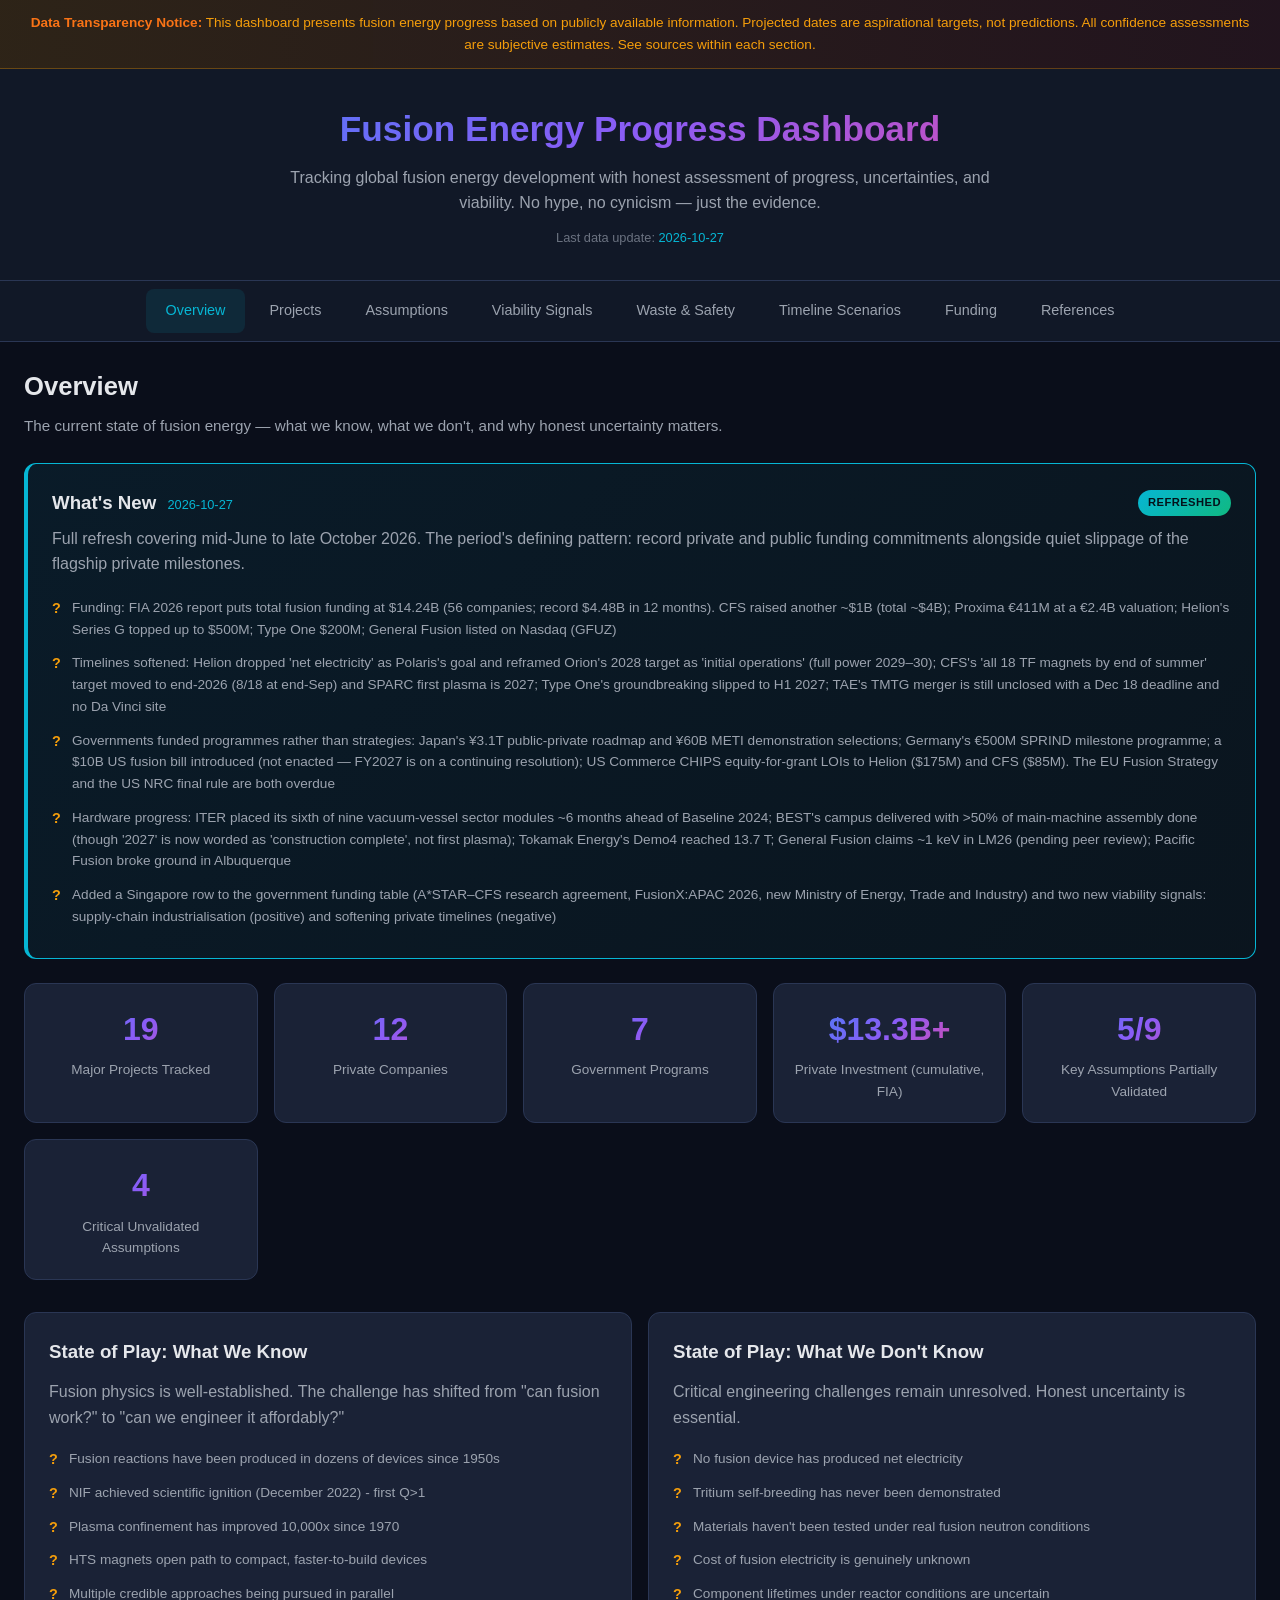
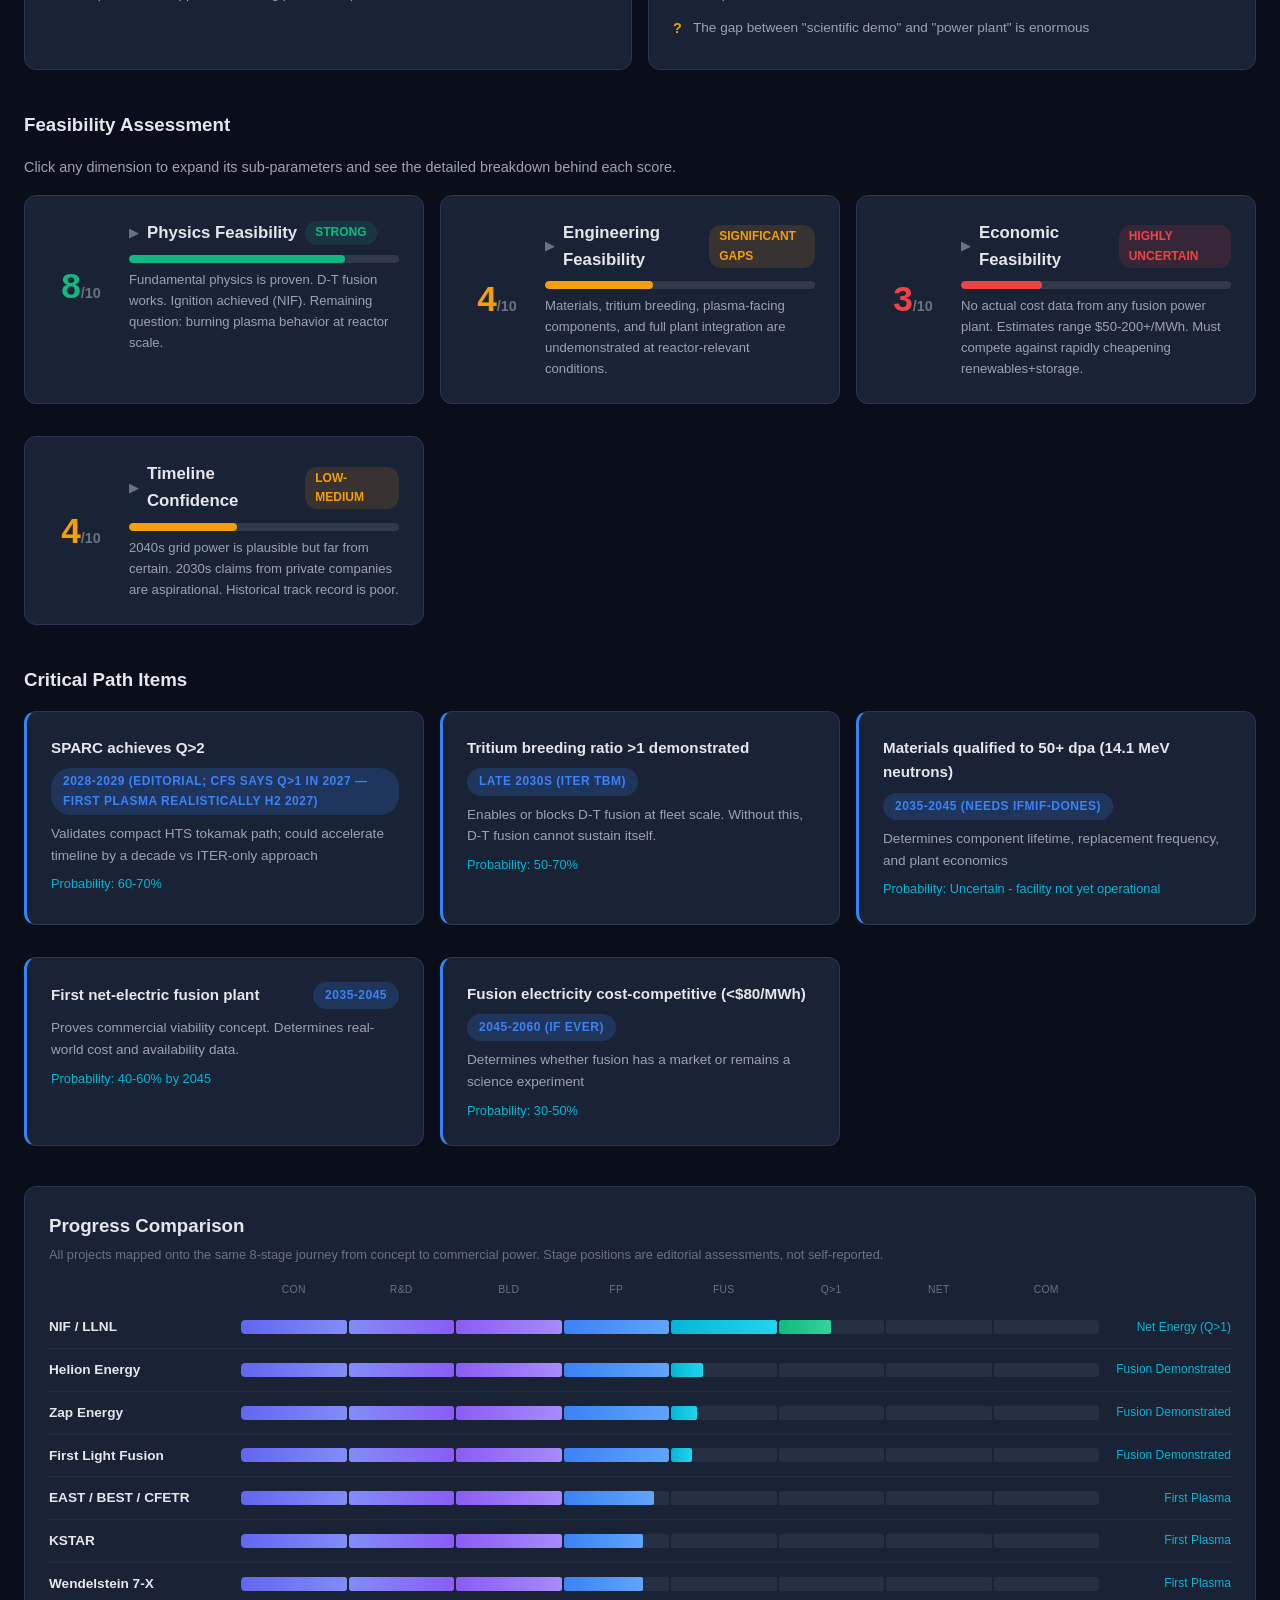
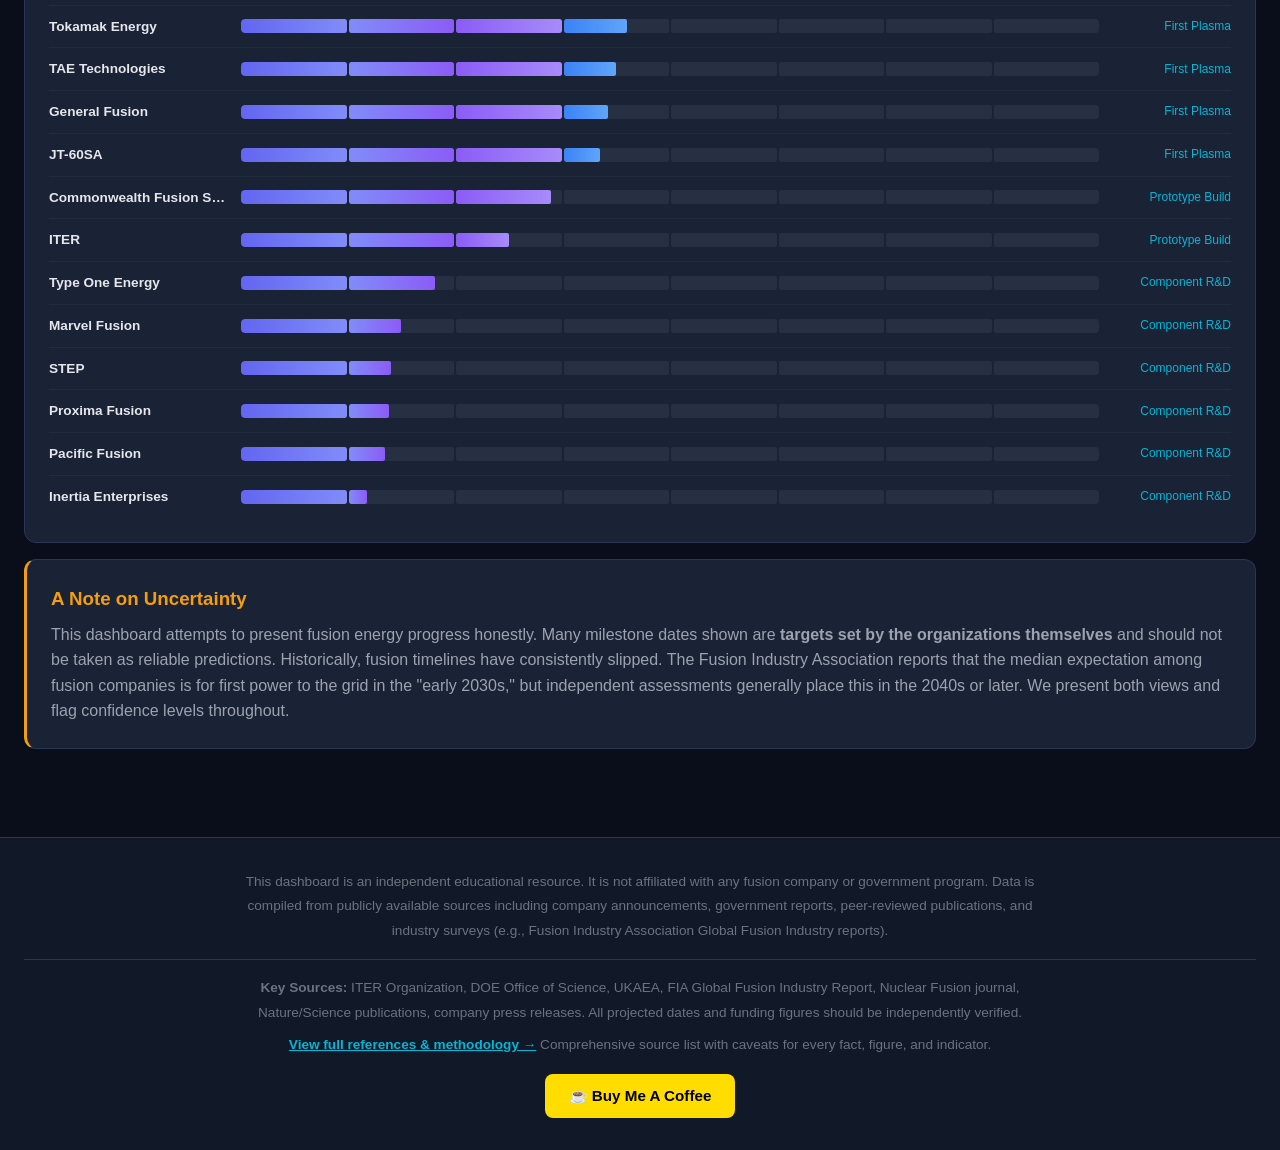
<file: index.html>
<!DOCTYPE html>
<html lang="en">
<head>
  <meta charset="UTF-8">
  <meta name="viewport" content="width=device-width, initial-scale=1.0">
  <title>Fusion Energy Progress Dashboard</title>
  <meta name="description" content="Track the progress of global fusion energy development efforts, with honest assessment of milestones, uncertainties, safety, and viability signals.">
  <link rel="stylesheet" href="css/styles.css">
</head>
<body>

  <!-- Disclaimer Banner -->
  <div class="disclaimer-banner">
    <strong>Data Transparency Notice:</strong> This dashboard presents fusion energy progress based on publicly available information. Projected dates are aspirational targets, not predictions. All confidence assessments are subjective estimates. See sources within each section.
  </div>

  <!-- Header -->
  <header>
    <h1>Fusion Energy Progress Dashboard</h1>
    <p class="subtitle">
      Tracking global fusion energy development with honest assessment of progress, uncertainties, and viability. No hype, no cynicism &mdash; just the evidence.
    </p>
    <p class="last-updated">Last data update: <span id="last-updated">--</span></p>
  </header>

  <!-- Navigation -->
  <nav>
    <ul>
      <li><a href="#overview">Overview</a></li>
      <li><a href="#projects">Projects</a></li>
      <li><a href="#assumptions">Assumptions</a></li>
      <li><a href="#signals">Viability Signals</a></li>
      <li><a href="#waste">Waste &amp; Safety</a></li>
      <li><a href="#timeline">Timeline Scenarios</a></li>
      <li><a href="#funding">Funding</a></li>
      <li><a href="references.html">References</a></li>
    </ul>
  </nav>

  <!-- Main Content -->
  <main>

    <!-- Overview Section -->
    <div id="overview" class="section">
      <div class="section-header">
        <h2>Overview</h2>
        <p>The current state of fusion energy &mdash; what we know, what we don't, and why honest uncertainty matters.</p>
      </div>
      <div id="overview-content"></div>
    </div>

    <!-- Projects Section -->
    <div id="projects" class="section">
      <div class="section-header">
        <h2>Major Fusion Projects</h2>
        <p>Tracking 16 major public and private fusion energy efforts worldwide. Click milestones and uncertainties to expand.</p>
      </div>
      <div id="projects-content"></div>
    </div>

    <!-- Assumptions Section -->
    <div id="assumptions" class="section">
      <div class="section-header">
        <h2>Key Assumptions &amp; Validation Status</h2>
        <p>Fusion energy rests on several critical assumptions spanning physics, engineering, resources, policy, and economics. Here is where each stands.</p>
      </div>
      <div id="assumptions-content"></div>
    </div>

    <!-- Viability Signals Section -->
    <div id="signals" class="section">
      <div class="section-header">
        <h2>Viability Signals</h2>
        <p>Evidence for and against near-term fusion viability. Each signal includes a caveat to maintain intellectual honesty.</p>
      </div>
      <div id="signals-content"></div>
    </div>

    <!-- Waste & Safety Section -->
    <div id="waste" class="section">
      <div class="section-header">
        <h2>Waste Processing &amp; Safety</h2>
        <p>How fusion waste compares to fission, what safety characteristics fusion reactors have, and the environmental profile of fusion energy.</p>
      </div>
      <div id="waste-content"></div>
    </div>

    <!-- Timeline Scenarios Section -->
    <div id="timeline" class="section">
      <div class="section-header">
        <h2>Timeline Scenarios</h2>
        <p>When might fusion energy reach the grid? Four scenarios from optimistic to skeptical, with the reasoning behind each.</p>
      </div>
      <div id="timeline-content"></div>
    </div>

    <!-- Funding Section -->
    <div id="funding" class="section">
      <div class="section-header">
        <h2>Funding Landscape</h2>
        <p>Private investment and government funding for fusion energy development.</p>
      </div>
      <div id="funding-content"></div>
    </div>

  </main>

  <!-- Footer -->
  <footer>
    <p>
      This dashboard is an independent educational resource. It is not affiliated with any fusion company or government program. Data is compiled from publicly available sources including company announcements, government reports, peer-reviewed publications, and industry surveys (e.g., Fusion Industry Association Global Fusion Industry reports).
    </p>
    <div class="sources-note">
      <p>
        <strong>Key Sources:</strong> ITER Organization, DOE Office of Science, UKAEA, FIA Global Fusion Industry Report, Nuclear Fusion journal, Nature/Science publications, company press releases. All projected dates and funding figures should be independently verified.
      </p>
      <p style="margin-top: 8px;">
        <strong><a href="references.html" style="color: #06b6d4;">View full references &amp; methodology &rarr;</a></strong> Comprehensive source list with caveats for every fact, figure, and indicator.
      </p>
    </div>
    <div style="margin-top: 16px; text-align: center;">
      <a href="https://www.buymeacoffee.com/joelfirenze" target="_blank" rel="noopener noreferrer" style="display: inline-block; background: #FFDD00; color: #000; font-weight: 700; padding: 10px 24px; border-radius: 8px; text-decoration: none; font-size: 0.95rem;">&#9749; Buy Me A Coffee</a>
    </div>
  </footer>

  <!-- Scripts -->
  <script src="data/fusion-data.js"></script>
  <script src="js/app.js"></script>

</body>
</html>
</file>
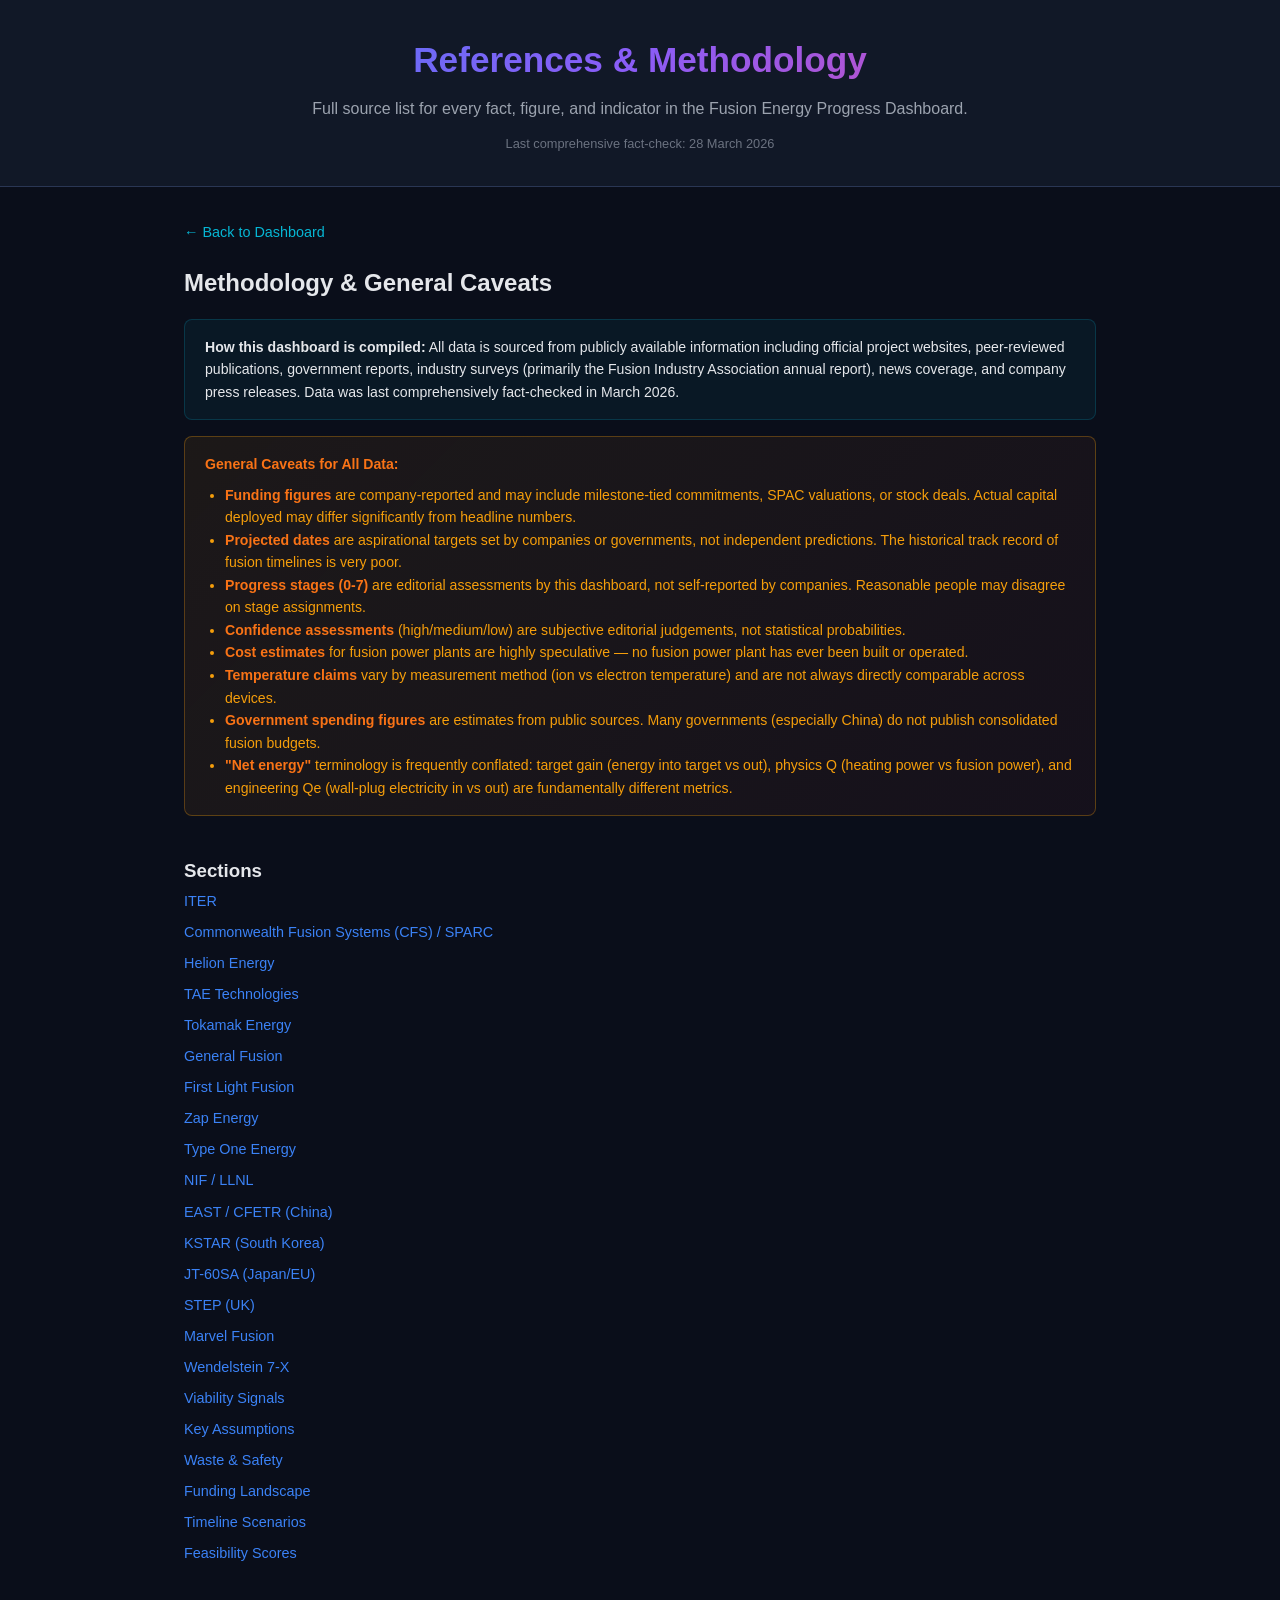
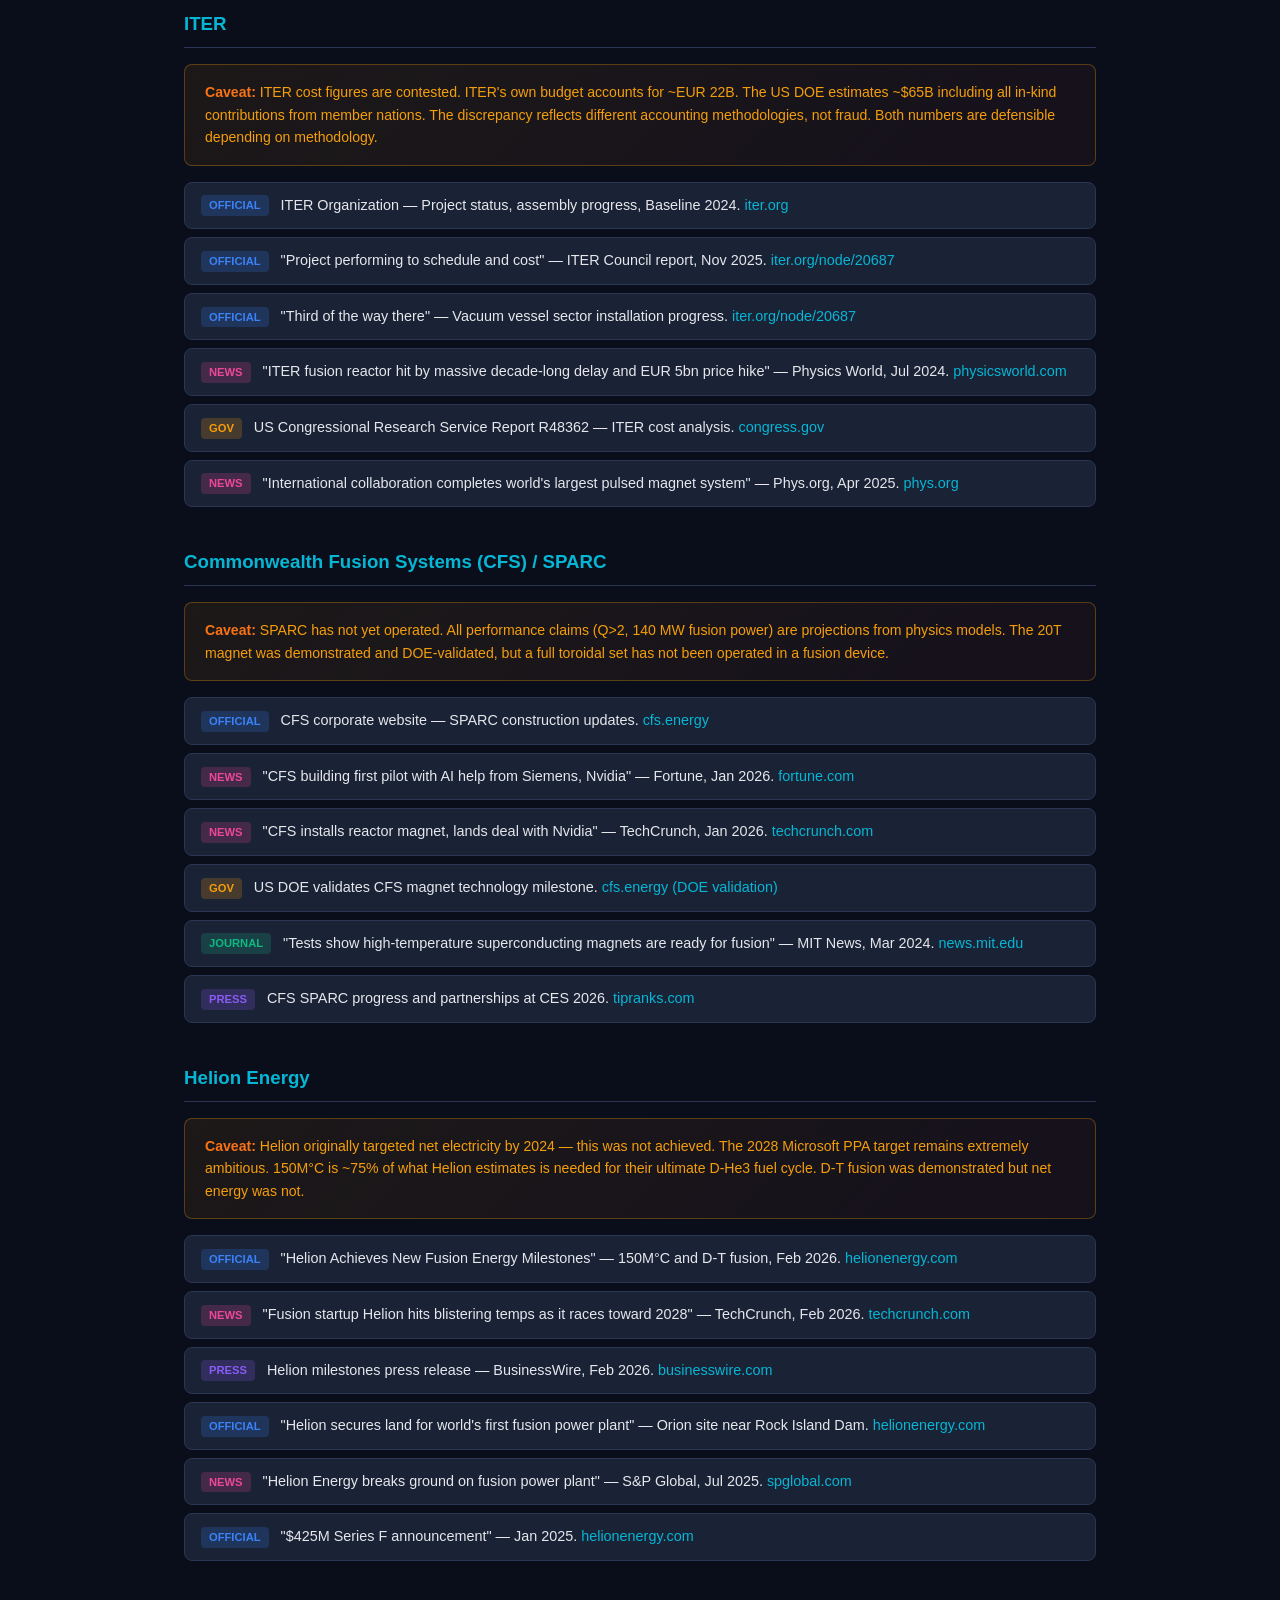
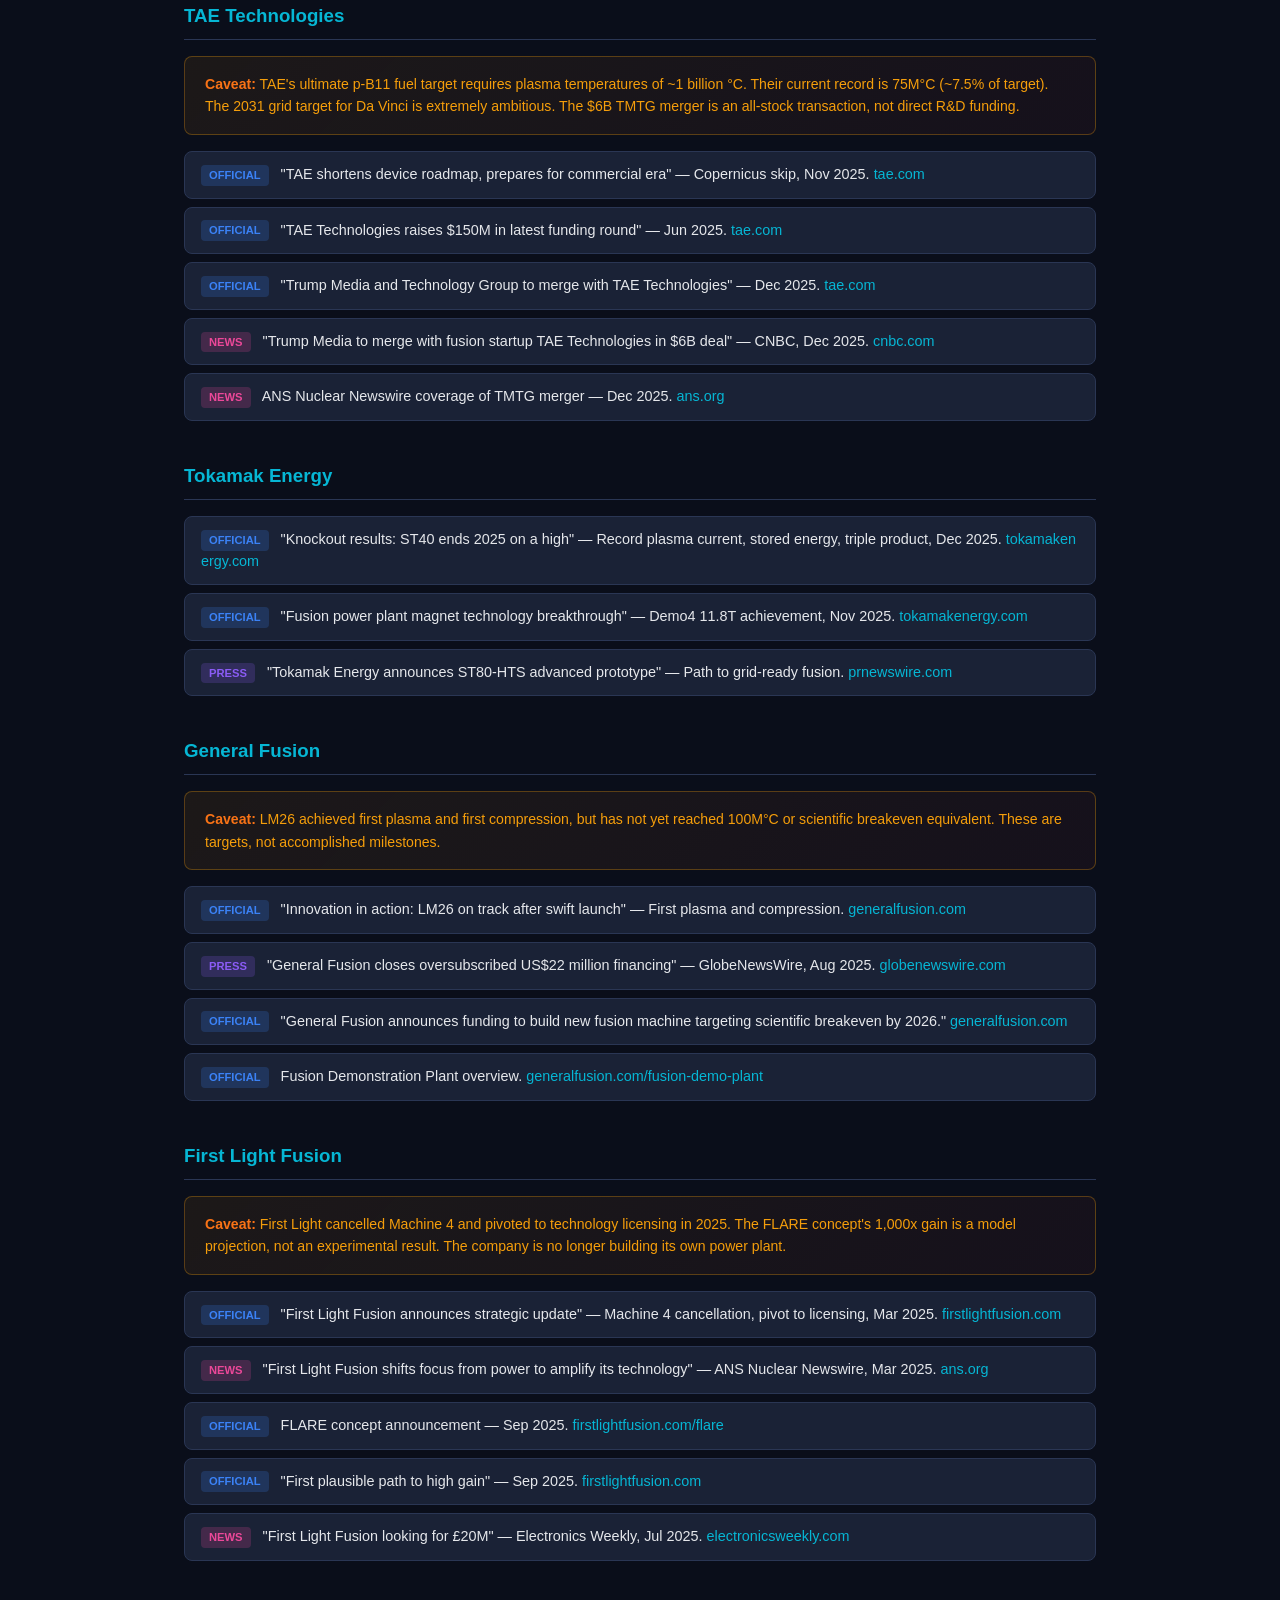
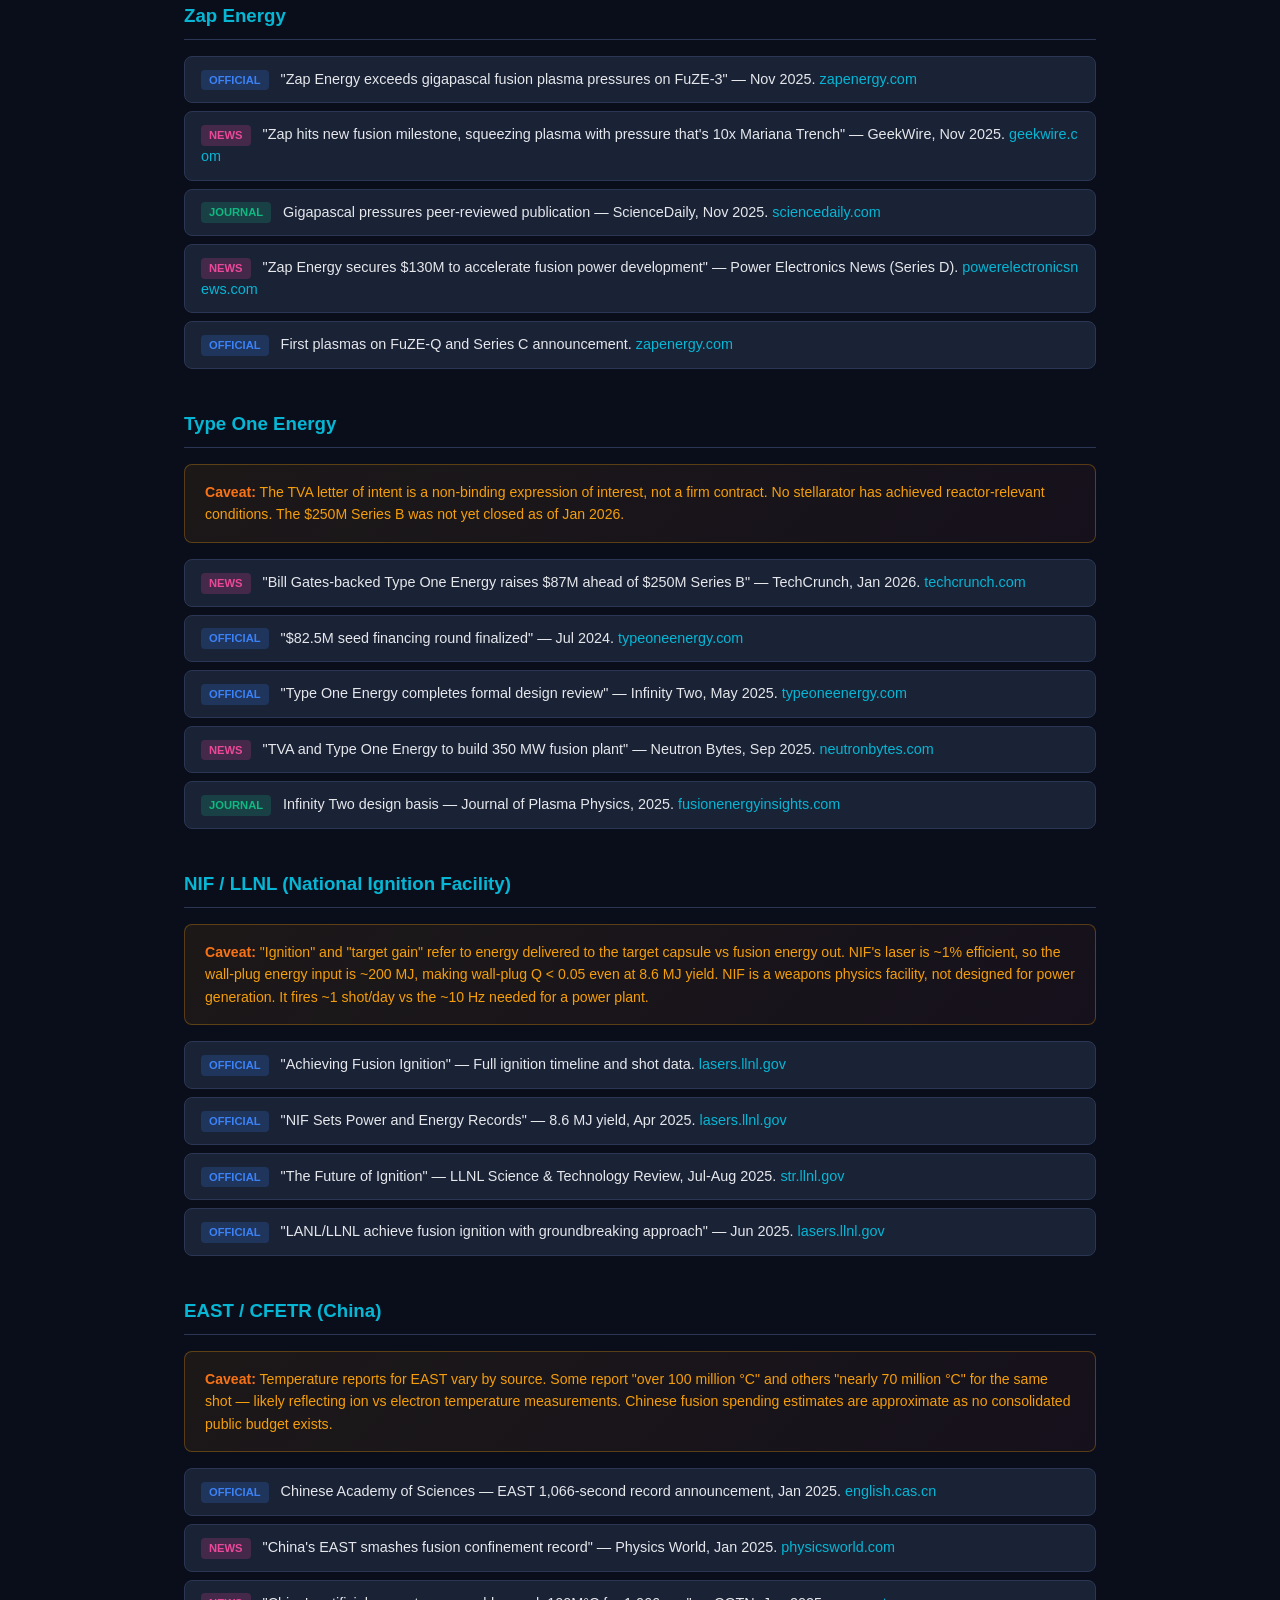
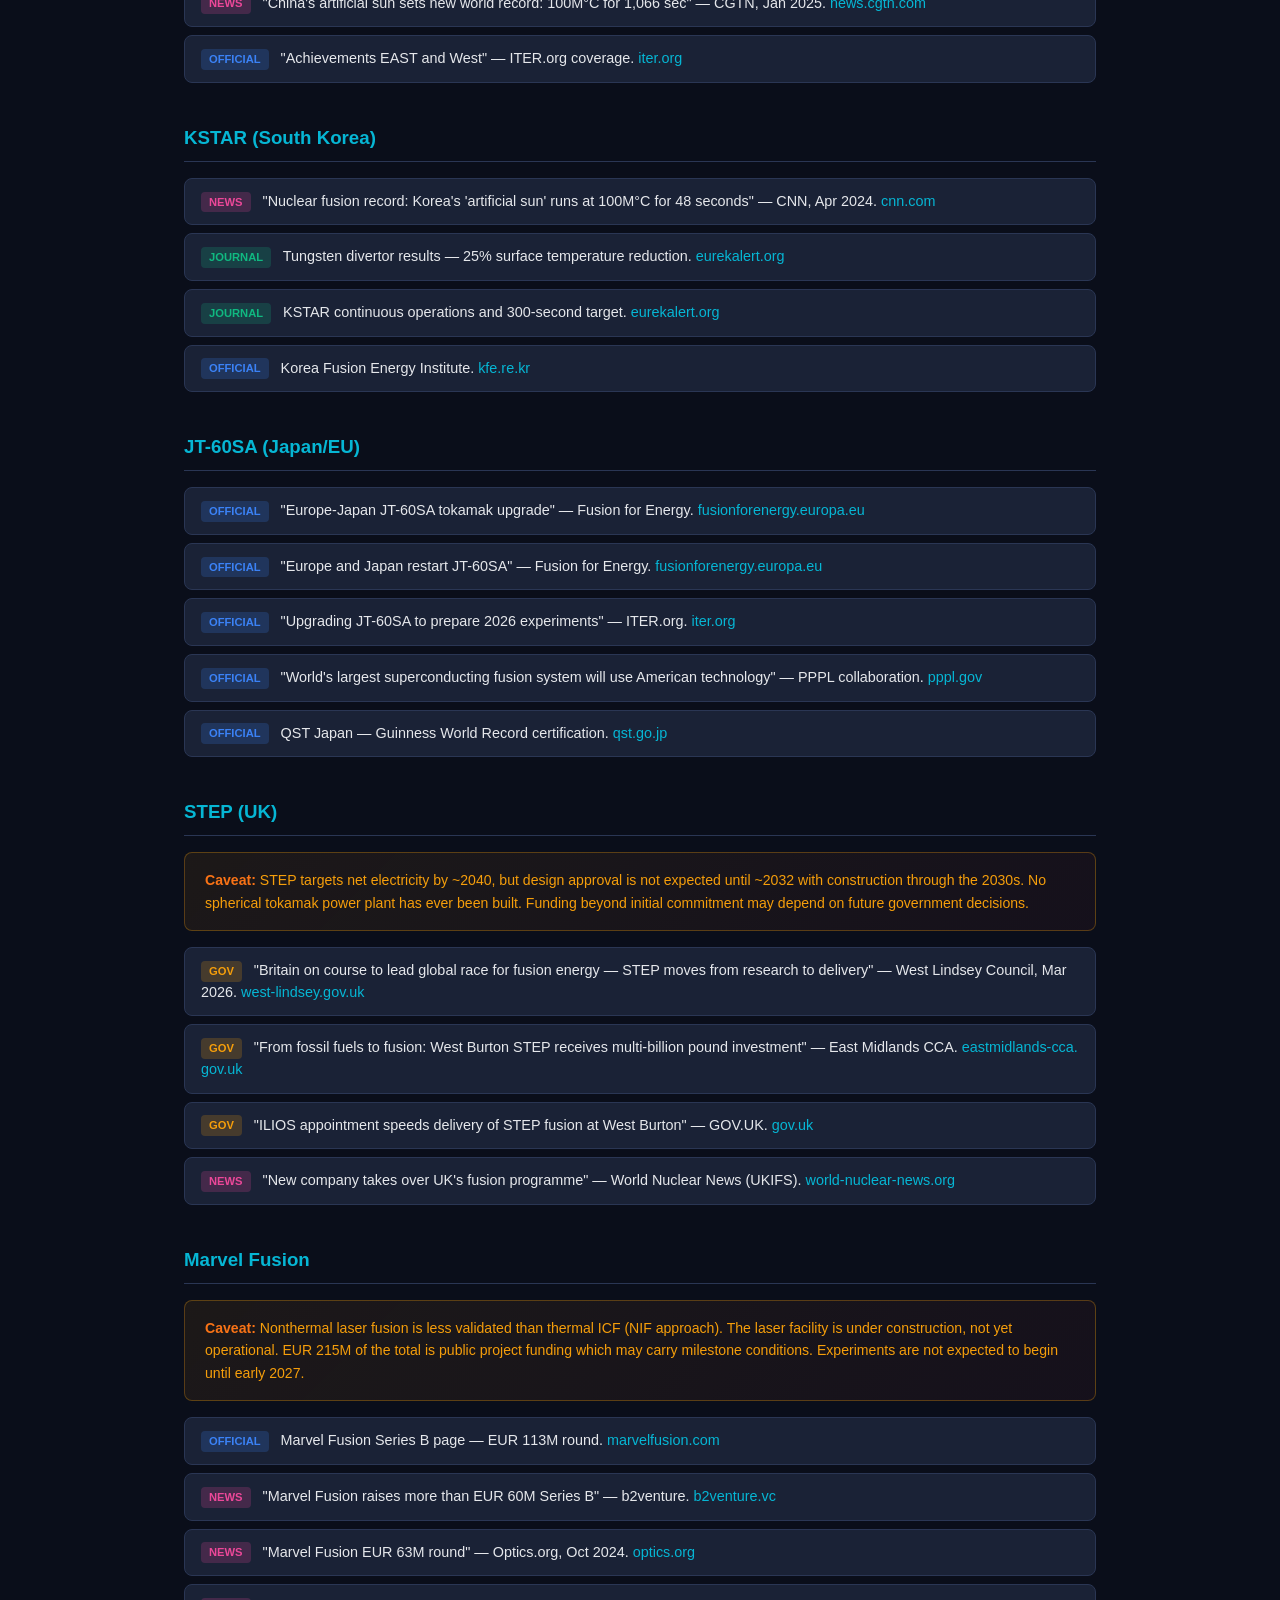
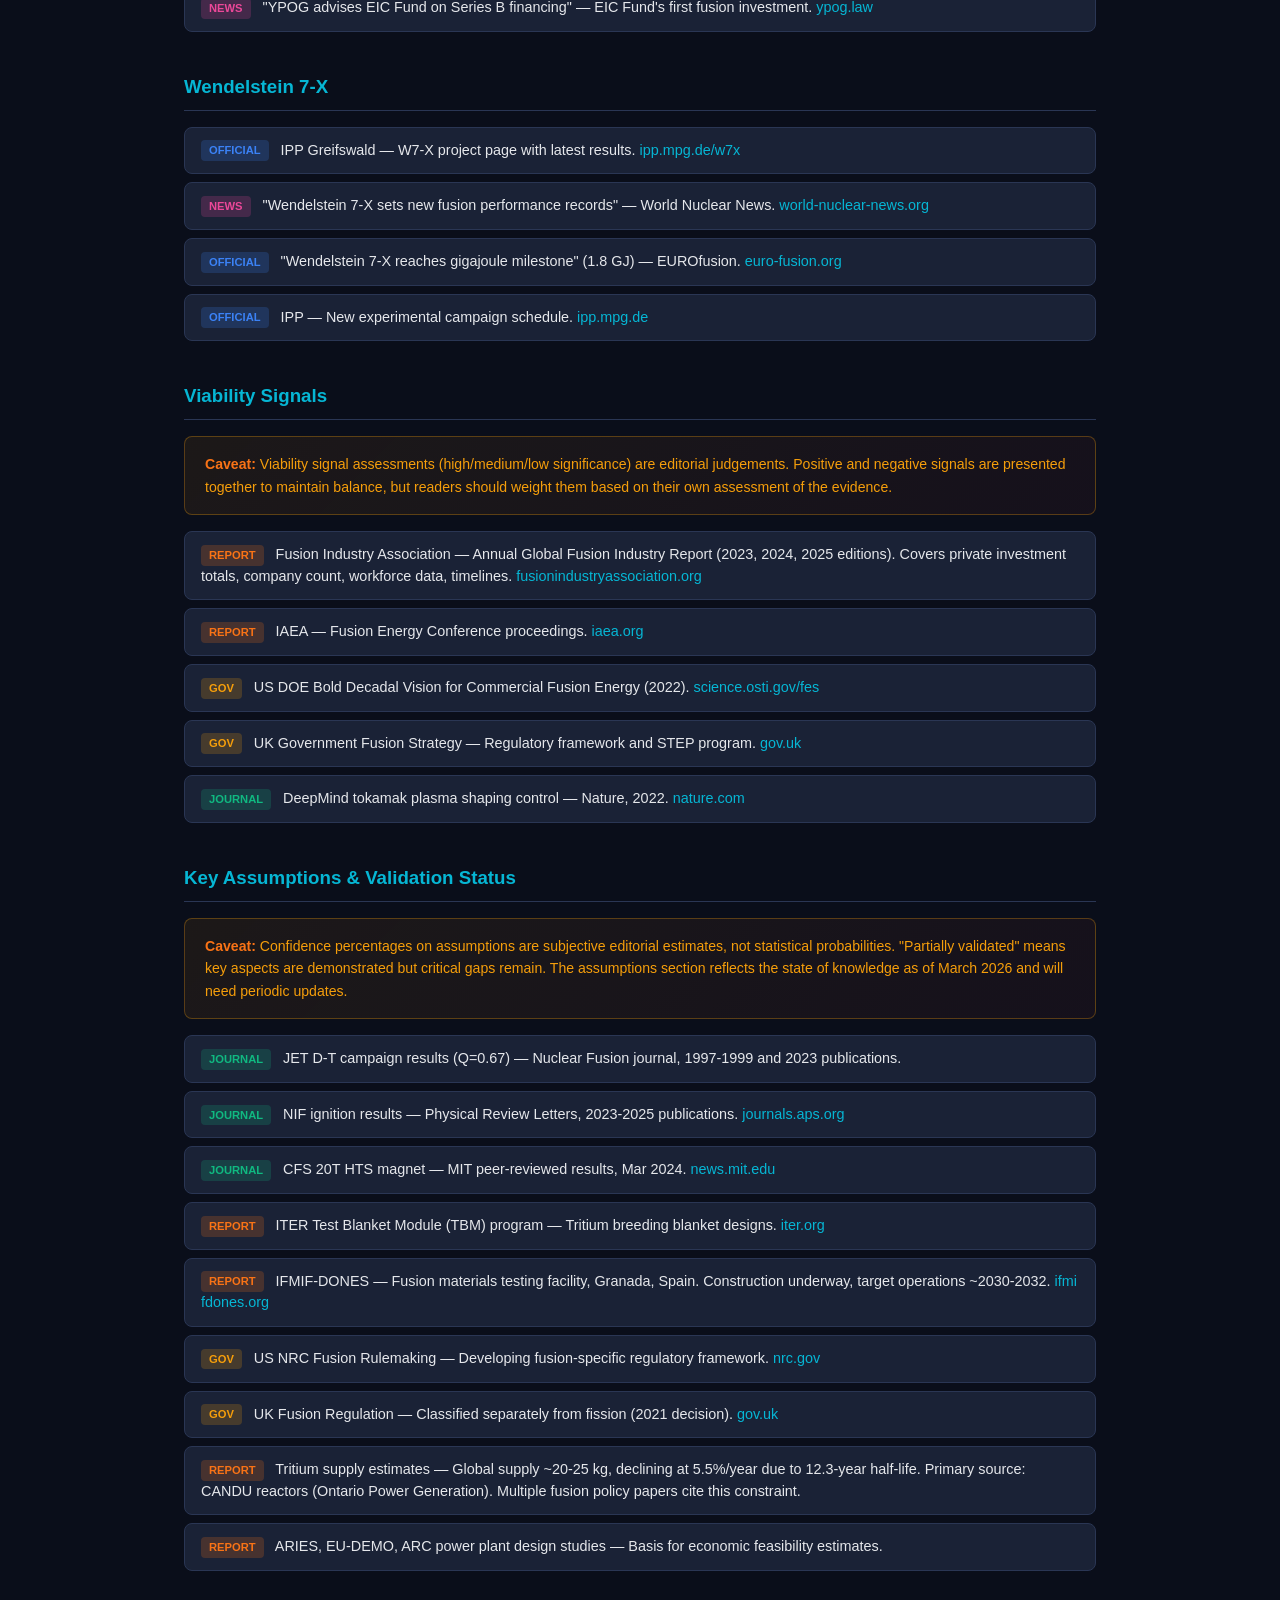
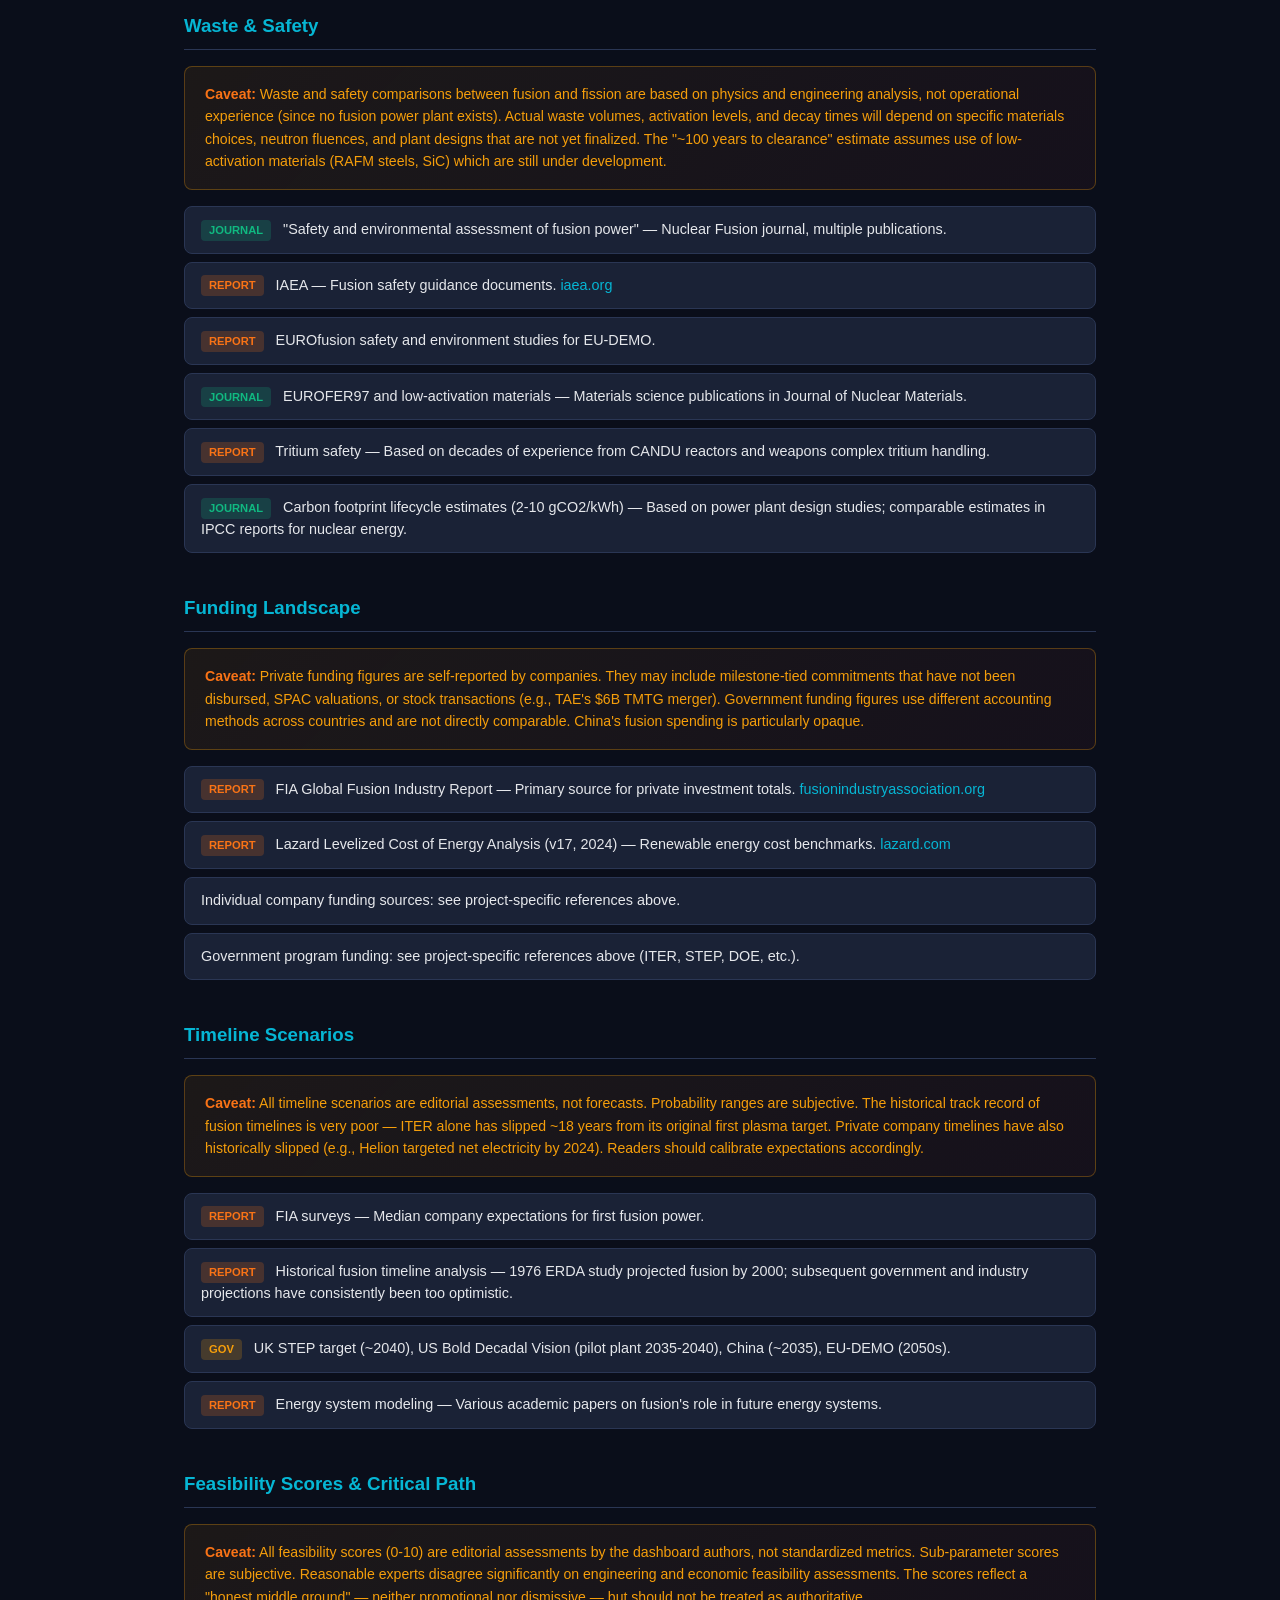
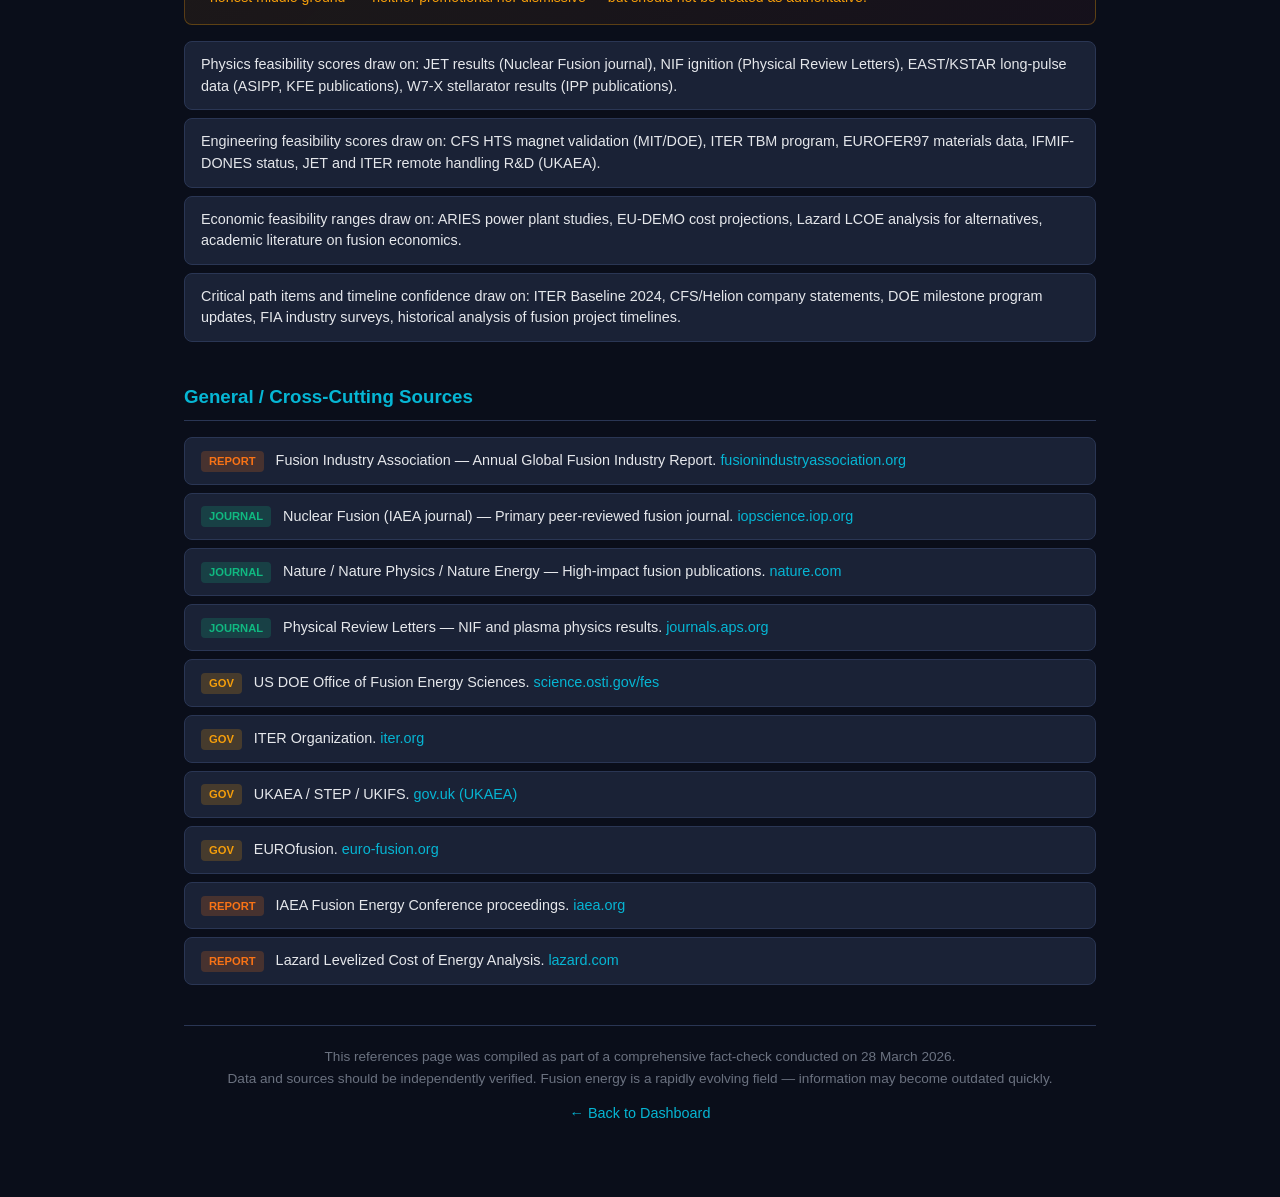
<file: references.html>
<!DOCTYPE html>
<html lang="en">
<head>
  <meta charset="UTF-8">
  <meta name="viewport" content="width=device-width, initial-scale=1.0">
  <title>References — Fusion Energy Progress Dashboard</title>
  <meta name="description" content="Full reference list and methodology notes for the Fusion Energy Progress Dashboard.">
  <link rel="stylesheet" href="css/styles.css">
  <style>
    .ref-section { margin-bottom: 40px; }
    .ref-section h3 {
      color: var(--accent-cyan);
      border-bottom: 1px solid var(--border);
      padding-bottom: 8px;
      margin-bottom: 16px;
    }
    .ref-list { list-style: none; padding: 0; }
    .ref-list li {
      background: var(--bg-card);
      border: 1px solid var(--border);
      border-radius: var(--radius-sm);
      padding: 12px 16px;
      margin-bottom: 8px;
      font-size: 0.9rem;
      line-height: 1.5;
    }
    .ref-list li:hover { background: var(--bg-card-hover); }
    .ref-tag {
      display: inline-block;
      font-size: 0.7rem;
      padding: 2px 8px;
      border-radius: 4px;
      margin-right: 8px;
      font-weight: 600;
      text-transform: uppercase;
      vertical-align: middle;
    }
    .ref-tag.official { background: rgba(59,130,246,0.2); color: var(--accent-blue); }
    .ref-tag.press { background: rgba(139,92,246,0.2); color: var(--accent-purple); }
    .ref-tag.journal { background: rgba(16,185,129,0.2); color: var(--accent-green); }
    .ref-tag.gov { background: rgba(245,158,11,0.2); color: var(--accent-yellow); }
    .ref-tag.news { background: rgba(236,72,153,0.2); color: var(--accent-pink); }
    .ref-tag.report { background: rgba(249,115,22,0.2); color: var(--accent-orange); }
    .ref-url { color: var(--accent-cyan); text-decoration: none; word-break: break-all; }
    .ref-url:hover { text-decoration: underline; }
    .ref-date { color: var(--text-muted); font-size: 0.8rem; margin-left: 4px; }
    .caveat-box {
      background: linear-gradient(135deg, rgba(245,158,11,0.08), rgba(239,68,68,0.05));
      border: 1px solid rgba(245,158,11,0.3);
      border-radius: var(--radius-sm);
      padding: 16px 20px;
      margin: 16px 0;
      font-size: 0.88rem;
      color: var(--accent-yellow);
    }
    .caveat-box strong { color: var(--accent-orange); }
    .methodology-box {
      background: rgba(6,182,212,0.06);
      border: 1px solid rgba(6,182,212,0.2);
      border-radius: var(--radius-sm);
      padding: 16px 20px;
      margin: 16px 0;
      font-size: 0.88rem;
    }
    .back-link {
      display: inline-block;
      color: var(--accent-cyan);
      text-decoration: none;
      margin-bottom: 20px;
      font-size: 0.9rem;
    }
    .back-link:hover { text-decoration: underline; }
    .ref-content { max-width: 960px; margin: 0 auto; padding: 32px 24px; }
    .toc { margin: 20px 0 40px; }
    .toc a { color: var(--accent-blue); text-decoration: none; display: block; padding: 4px 0; font-size: 0.9rem; }
    .toc a:hover { color: var(--accent-cyan); }
  </style>
</head>
<body>

  <header>
    <h1>References &amp; Methodology</h1>
    <p class="subtitle">Full source list for every fact, figure, and indicator in the Fusion Energy Progress Dashboard.</p>
    <p class="last-updated">Last comprehensive fact-check: 28 March 2026</p>
  </header>

  <div class="ref-content">
    <a href="index.html" class="back-link">&larr; Back to Dashboard</a>

    <!-- Methodology & Caveats -->
    <div class="ref-section" id="methodology">
      <h2>Methodology &amp; General Caveats</h2>

      <div class="methodology-box">
        <strong>How this dashboard is compiled:</strong> All data is sourced from publicly available information including official project websites, peer-reviewed publications, government reports, industry surveys (primarily the Fusion Industry Association annual report), news coverage, and company press releases. Data was last comprehensively fact-checked in March 2026.
      </div>

      <div class="caveat-box">
        <strong>General Caveats for All Data:</strong>
        <ul style="margin: 8px 0 0 20px;">
          <li><strong>Funding figures</strong> are company-reported and may include milestone-tied commitments, SPAC valuations, or stock deals. Actual capital deployed may differ significantly from headline numbers.</li>
          <li><strong>Projected dates</strong> are aspirational targets set by companies or governments, not independent predictions. The historical track record of fusion timelines is very poor.</li>
          <li><strong>Progress stages (0-7)</strong> are editorial assessments by this dashboard, not self-reported by companies. Reasonable people may disagree on stage assignments.</li>
          <li><strong>Confidence assessments</strong> (high/medium/low) are subjective editorial judgements, not statistical probabilities.</li>
          <li><strong>Cost estimates</strong> for fusion power plants are highly speculative — no fusion power plant has ever been built or operated.</li>
          <li><strong>Temperature claims</strong> vary by measurement method (ion vs electron temperature) and are not always directly comparable across devices.</li>
          <li><strong>Government spending figures</strong> are estimates from public sources. Many governments (especially China) do not publish consolidated fusion budgets.</li>
          <li><strong>"Net energy"</strong> terminology is frequently conflated: target gain (energy into target vs out), physics Q (heating power vs fusion power), and engineering Qe (wall-plug electricity in vs out) are fundamentally different metrics.</li>
        </ul>
      </div>
    </div>

    <!-- Table of Contents -->
    <div class="toc" id="toc">
      <h3>Sections</h3>
      <a href="#ref-iter">ITER</a>
      <a href="#ref-cfs">Commonwealth Fusion Systems (CFS) / SPARC</a>
      <a href="#ref-helion">Helion Energy</a>
      <a href="#ref-tae">TAE Technologies</a>
      <a href="#ref-tokamak-energy">Tokamak Energy</a>
      <a href="#ref-general-fusion">General Fusion</a>
      <a href="#ref-first-light">First Light Fusion</a>
      <a href="#ref-zap">Zap Energy</a>
      <a href="#ref-type-one">Type One Energy</a>
      <a href="#ref-nif">NIF / LLNL</a>
      <a href="#ref-east">EAST / CFETR (China)</a>
      <a href="#ref-kstar">KSTAR (South Korea)</a>
      <a href="#ref-jt60sa">JT-60SA (Japan/EU)</a>
      <a href="#ref-step">STEP (UK)</a>
      <a href="#ref-marvel">Marvel Fusion</a>
      <a href="#ref-w7x">Wendelstein 7-X</a>
      <a href="#ref-signals">Viability Signals</a>
      <a href="#ref-assumptions">Key Assumptions</a>
      <a href="#ref-waste">Waste &amp; Safety</a>
      <a href="#ref-funding">Funding Landscape</a>
      <a href="#ref-timeline">Timeline Scenarios</a>
      <a href="#ref-feasibility">Feasibility Scores</a>
    </div>

    <!-- ================================================================ -->
    <!-- PROJECT REFERENCES -->
    <!-- ================================================================ -->

    <div class="ref-section" id="ref-iter">
      <h3>ITER</h3>
      <div class="caveat-box">
        <strong>Caveat:</strong> ITER cost figures are contested. ITER's own budget accounts for ~EUR 22B. The US DOE estimates ~$65B including all in-kind contributions from member nations. The discrepancy reflects different accounting methodologies, not fraud. Both numbers are defensible depending on methodology.
      </div>
      <ul class="ref-list">
        <li><span class="ref-tag official">Official</span> ITER Organization — Project status, assembly progress, Baseline 2024. <a class="ref-url" href="https://www.iter.org" target="_blank">iter.org</a></li>
        <li><span class="ref-tag official">Official</span> "Project performing to schedule and cost" — ITER Council report, Nov 2025. <a class="ref-url" href="https://www.iter.org/node/20687/project-performing-schedule-and-cost" target="_blank">iter.org/node/20687</a></li>
        <li><span class="ref-tag official">Official</span> "Third of the way there" — Vacuum vessel sector installation progress. <a class="ref-url" href="https://www.iter.org/node/20687/third-way-there" target="_blank">iter.org/node/20687</a></li>
        <li><span class="ref-tag news">News</span> "ITER fusion reactor hit by massive decade-long delay and EUR 5bn price hike" — Physics World, Jul 2024. <a class="ref-url" href="https://physicsworld.com/a/iter-fusion-reactor-hit-by-massive-decade-long-delay-and-e5bn-price-hike/" target="_blank">physicsworld.com</a></li>
        <li><span class="ref-tag gov">Gov</span> US Congressional Research Service Report R48362 — ITER cost analysis. <a class="ref-url" href="https://www.congress.gov/crs-product/R48362" target="_blank">congress.gov</a></li>
        <li><span class="ref-tag news">News</span> "International collaboration completes world's largest pulsed magnet system" — Phys.org, Apr 2025. <a class="ref-url" href="https://phys.org/news/2025-04-international-collaboration-world-largest-powerful.html" target="_blank">phys.org</a></li>
      </ul>
    </div>

    <div class="ref-section" id="ref-cfs">
      <h3>Commonwealth Fusion Systems (CFS) / SPARC</h3>
      <div class="caveat-box">
        <strong>Caveat:</strong> SPARC has not yet operated. All performance claims (Q>2, 140 MW fusion power) are projections from physics models. The 20T magnet was demonstrated and DOE-validated, but a full toroidal set has not been operated in a fusion device.
      </div>
      <ul class="ref-list">
        <li><span class="ref-tag official">Official</span> CFS corporate website — SPARC construction updates. <a class="ref-url" href="https://cfs.energy" target="_blank">cfs.energy</a></li>
        <li><span class="ref-tag news">News</span> "CFS building first pilot with AI help from Siemens, Nvidia" — Fortune, Jan 2026. <a class="ref-url" href="https://fortune.com/2026/01/07/fusion-power-commonwealth-sparc-nuclear-fusion-pilot-ai-siemens-nvidia/" target="_blank">fortune.com</a></li>
        <li><span class="ref-tag news">News</span> "CFS installs reactor magnet, lands deal with Nvidia" — TechCrunch, Jan 2026. <a class="ref-url" href="https://techcrunch.com/2026/01/06/commonwealth-fusion-systems-installs-reactor-magnet-lands-deal-with-nvidia/" target="_blank">techcrunch.com</a></li>
        <li><span class="ref-tag gov">Gov</span> US DOE validates CFS magnet technology milestone. <a class="ref-url" href="https://cfs.energy/news-and-media/us-department-of-energy-validates-commonwealth-fusion-systems-completion-of-magnet-tech/" target="_blank">cfs.energy (DOE validation)</a></li>
        <li><span class="ref-tag journal">Journal</span> "Tests show high-temperature superconducting magnets are ready for fusion" — MIT News, Mar 2024. <a class="ref-url" href="https://news.mit.edu/2024/tests-show-high-temperature-superconducting-magnets-fusion-ready-0304" target="_blank">news.mit.edu</a></li>
        <li><span class="ref-tag press">Press</span> CFS SPARC progress and partnerships at CES 2026. <a class="ref-url" href="https://www.tipranks.com/news/private-companies/commonwealth-fusion-systems-highlights-sparc-progress-and-strategic-partnerships-at-ces-2026" target="_blank">tipranks.com</a></li>
      </ul>
    </div>

    <div class="ref-section" id="ref-helion">
      <h3>Helion Energy</h3>
      <div class="caveat-box">
        <strong>Caveat:</strong> Helion originally targeted net electricity by 2024 — this was not achieved. The 2028 Microsoft PPA target remains extremely ambitious. 150M&deg;C is ~75% of what Helion estimates is needed for their ultimate D-He3 fuel cycle. D-T fusion was demonstrated but net energy was not.
      </div>
      <ul class="ref-list">
        <li><span class="ref-tag official">Official</span> "Helion Achieves New Fusion Energy Milestones" — 150M&deg;C and D-T fusion, Feb 2026. <a class="ref-url" href="https://www.helionenergy.com/articles/helion-achieves-new-fusion-energy-milestones/" target="_blank">helionenergy.com</a></li>
        <li><span class="ref-tag news">News</span> "Fusion startup Helion hits blistering temps as it races toward 2028" — TechCrunch, Feb 2026. <a class="ref-url" href="https://techcrunch.com/2026/02/13/fusion-startup-helion-hits-blistering-temps-as-it-races-toward-2028-deadline/" target="_blank">techcrunch.com</a></li>
        <li><span class="ref-tag press">Press</span> Helion milestones press release — BusinessWire, Feb 2026. <a class="ref-url" href="https://www.businesswire.com/news/home/20260213457749/en/" target="_blank">businesswire.com</a></li>
        <li><span class="ref-tag official">Official</span> "Helion secures land for world's first fusion power plant" — Orion site near Rock Island Dam. <a class="ref-url" href="https://www.helionenergy.com/articles/helion-secures-land-and-begins-building-site-of-worlds-first-fusion-power-plant/" target="_blank">helionenergy.com</a></li>
        <li><span class="ref-tag news">News</span> "Helion Energy breaks ground on fusion power plant" — S&P Global, Jul 2025. <a class="ref-url" href="https://www.spglobal.com/energy/en/news-research/latest-news/electric-power/073025-helion-energy-breaks-ground-on-fusion-power-plant-slated-to-be-online-in-2028" target="_blank">spglobal.com</a></li>
        <li><span class="ref-tag official">Official</span> "$425M Series F announcement" — Jan 2025. <a class="ref-url" href="https://www.helionenergy.com/articles/helion-announces-425m-series-f-investment-to-scale-commercialized-fusion-power/" target="_blank">helionenergy.com</a></li>
      </ul>
    </div>

    <div class="ref-section" id="ref-tae">
      <h3>TAE Technologies</h3>
      <div class="caveat-box">
        <strong>Caveat:</strong> TAE's ultimate p-B11 fuel target requires plasma temperatures of ~1 billion &deg;C. Their current record is 75M&deg;C (~7.5% of target). The 2031 grid target for Da Vinci is extremely ambitious. The $6B TMTG merger is an all-stock transaction, not direct R&D funding.
      </div>
      <ul class="ref-list">
        <li><span class="ref-tag official">Official</span> "TAE shortens device roadmap, prepares for commercial era" — Copernicus skip, Nov 2025. <a class="ref-url" href="https://tae.com/tae-shortens-device-roadmap-prepares-for-commercial-era/" target="_blank">tae.com</a></li>
        <li><span class="ref-tag official">Official</span> "TAE Technologies raises $150M in latest funding round" — Jun 2025. <a class="ref-url" href="https://tae.com/tae-technologies-raises-150-million-in-latest-funding-round/" target="_blank">tae.com</a></li>
        <li><span class="ref-tag official">Official</span> "Trump Media and Technology Group to merge with TAE Technologies" — Dec 2025. <a class="ref-url" href="https://tae.com/trump-media-and-technology-group-to-merge-with-tae-technologies/" target="_blank">tae.com</a></li>
        <li><span class="ref-tag news">News</span> "Trump Media to merge with fusion startup TAE Technologies in $6B deal" — CNBC, Dec 2025. <a class="ref-url" href="https://www.cnbc.com/2025/12/18/trump-media-merger-fusion-tmtg-tae-technologies.html" target="_blank">cnbc.com</a></li>
        <li><span class="ref-tag news">News</span> ANS Nuclear Newswire coverage of TMTG merger — Dec 2025. <a class="ref-url" href="https://www.ans.org/news/2025-12-19/article-7632/" target="_blank">ans.org</a></li>
      </ul>
    </div>

    <div class="ref-section" id="ref-tokamak-energy">
      <h3>Tokamak Energy</h3>
      <ul class="ref-list">
        <li><span class="ref-tag official">Official</span> "Knockout results: ST40 ends 2025 on a high" — Record plasma current, stored energy, triple product, Dec 2025. <a class="ref-url" href="https://tokamakenergy.com/2025/12/19/knockout-results-from-tokamak-energys-record-breaking-st40-ends-2025-on-a-high/" target="_blank">tokamakenergy.com</a></li>
        <li><span class="ref-tag official">Official</span> "Fusion power plant magnet technology breakthrough" — Demo4 11.8T achievement, Nov 2025. <a class="ref-url" href="https://tokamakenergy.com/2025/11/19/tokamak-energy-announces-fusion-power-plant-magnet-technology-breakthrough/" target="_blank">tokamakenergy.com</a></li>
        <li><span class="ref-tag press">Press</span> "Tokamak Energy announces ST80-HTS advanced prototype" — Path to grid-ready fusion. <a class="ref-url" href="https://www.prnewswire.com/news-releases/tokamak-energy-announces-st80-hts-advanced-prototype-on-path-to-demonstrate-grid-ready-fusion-power-in-the-early-2030s-301659095.html" target="_blank">prnewswire.com</a></li>
      </ul>
    </div>

    <div class="ref-section" id="ref-general-fusion">
      <h3>General Fusion</h3>
      <div class="caveat-box">
        <strong>Caveat:</strong> LM26 achieved first plasma and first compression, but has not yet reached 100M&deg;C or scientific breakeven equivalent. These are targets, not accomplished milestones.
      </div>
      <ul class="ref-list">
        <li><span class="ref-tag official">Official</span> "Innovation in action: LM26 on track after swift launch" — First plasma and compression. <a class="ref-url" href="https://generalfusion.com/post/innovation-in-action-lm26-on-track-after-swift-launch/" target="_blank">generalfusion.com</a></li>
        <li><span class="ref-tag press">Press</span> "General Fusion closes oversubscribed US$22 million financing" — GlobeNewsWire, Aug 2025. <a class="ref-url" href="https://www.globenewswire.com/news-release/2025/08/21/3137183/0/en/" target="_blank">globenewswire.com</a></li>
        <li><span class="ref-tag official">Official</span> "General Fusion announces funding to build new fusion machine targeting scientific breakeven by 2026." <a class="ref-url" href="https://generalfusion.com/post/general-fusion-announces-funding-to-build-new-fusion-machine-targeting-scientific-breakeven-by-2026/" target="_blank">generalfusion.com</a></li>
        <li><span class="ref-tag official">Official</span> Fusion Demonstration Plant overview. <a class="ref-url" href="https://generalfusion.com/fusion-demo-plant/" target="_blank">generalfusion.com/fusion-demo-plant</a></li>
      </ul>
    </div>

    <div class="ref-section" id="ref-first-light">
      <h3>First Light Fusion</h3>
      <div class="caveat-box">
        <strong>Caveat:</strong> First Light cancelled Machine 4 and pivoted to technology licensing in 2025. The FLARE concept's 1,000x gain is a model projection, not an experimental result. The company is no longer building its own power plant.
      </div>
      <ul class="ref-list">
        <li><span class="ref-tag official">Official</span> "First Light Fusion announces strategic update" — Machine 4 cancellation, pivot to licensing, Mar 2025. <a class="ref-url" href="https://firstlightfusion.com/media/first-light-fusion-announces-strategic-update/" target="_blank">firstlightfusion.com</a></li>
        <li><span class="ref-tag news">News</span> "First Light Fusion shifts focus from power to amplify its technology" — ANS Nuclear Newswire, Mar 2025. <a class="ref-url" href="https://www.ans.org/news/2025-03-25/article-6890/" target="_blank">ans.org</a></li>
        <li><span class="ref-tag official">Official</span> FLARE concept announcement — Sep 2025. <a class="ref-url" href="https://firstlightfusion.com/flare/" target="_blank">firstlightfusion.com/flare</a></li>
        <li><span class="ref-tag official">Official</span> "First plausible path to high gain" — Sep 2025. <a class="ref-url" href="https://firstlightfusion.com/media/first-light-fusion-publishes-first-plausible-path-to-high-gain-unlocking-cheap-fusion-energy/" target="_blank">firstlightfusion.com</a></li>
        <li><span class="ref-tag news">News</span> "First Light Fusion looking for £20M" — Electronics Weekly, Jul 2025. <a class="ref-url" href="https://www.electronicsweekly.com/news/business/first-light-fusion-looking-for-20m-2025-07/" target="_blank">electronicsweekly.com</a></li>
      </ul>
    </div>

    <div class="ref-section" id="ref-zap">
      <h3>Zap Energy</h3>
      <ul class="ref-list">
        <li><span class="ref-tag official">Official</span> "Zap Energy exceeds gigapascal fusion plasma pressures on FuZE-3" — Nov 2025. <a class="ref-url" href="https://www.zapenergy.com/news/zap-energy-exceeds-gigapascal-fusion-plasma-pressures-on-new-fusion-device-fuze-3" target="_blank">zapenergy.com</a></li>
        <li><span class="ref-tag news">News</span> "Zap hits new fusion milestone, squeezing plasma with pressure that's 10x Mariana Trench" — GeekWire, Nov 2025. <a class="ref-url" href="https://www.geekwire.com/2025/zap-hits-new-fusion-milestone-squeezing-plasma-with-pressure-thats-10x-mariana-trench/" target="_blank">geekwire.com</a></li>
        <li><span class="ref-tag journal">Journal</span> Gigapascal pressures peer-reviewed publication — ScienceDaily, Nov 2025. <a class="ref-url" href="https://www.sciencedaily.com/releases/2025/11/251120002836.htm" target="_blank">sciencedaily.com</a></li>
        <li><span class="ref-tag news">News</span> "Zap Energy secures $130M to accelerate fusion power development" — Power Electronics News (Series D). <a class="ref-url" href="https://www.powerelectronicsnews.com/zap-energy-secures-130m-to-accelerate-fusion-power-development-and-reveals-century-test-platform/" target="_blank">powerelectronicsnews.com</a></li>
        <li><span class="ref-tag official">Official</span> First plasmas on FuZE-Q and Series C announcement. <a class="ref-url" href="https://www.zapenergy.com/news/first-plasmas-fuzeq-series-c" target="_blank">zapenergy.com</a></li>
      </ul>
    </div>

    <div class="ref-section" id="ref-type-one">
      <h3>Type One Energy</h3>
      <div class="caveat-box">
        <strong>Caveat:</strong> The TVA letter of intent is a non-binding expression of interest, not a firm contract. No stellarator has achieved reactor-relevant conditions. The $250M Series B was not yet closed as of Jan 2026.
      </div>
      <ul class="ref-list">
        <li><span class="ref-tag news">News</span> "Bill Gates-backed Type One Energy raises $87M ahead of $250M Series B" — TechCrunch, Jan 2026. <a class="ref-url" href="https://techcrunch.com/2026/01/14/bill-gates-backed-type-one-energy-raises-87m-ahead-of-250m-series-b/" target="_blank">techcrunch.com</a></li>
        <li><span class="ref-tag official">Official</span> "$82.5M seed financing round finalized" — Jul 2024. <a class="ref-url" href="https://typeoneenergy.com/type-one-energy-group-finalizes-82-5m-seed-financing-round/" target="_blank">typeoneenergy.com</a></li>
        <li><span class="ref-tag official">Official</span> "Type One Energy completes formal design review" — Infinity Two, May 2025. <a class="ref-url" href="https://typeoneenergy.com/type-one-energy-completes-formal-design-review/" target="_blank">typeoneenergy.com</a></li>
        <li><span class="ref-tag news">News</span> "TVA and Type One Energy to build 350 MW fusion plant" — Neutron Bytes, Sep 2025. <a class="ref-url" href="https://neutronbytes.com/2025/09/20/tva-and-type-one-energy-to-build-350-mw-fusion-plant/" target="_blank">neutronbytes.com</a></li>
        <li><span class="ref-tag journal">Journal</span> Infinity Two design basis — Journal of Plasma Physics, 2025. <a class="ref-url" href="https://fusionenergyinsights.com/blog/post/type-one-energy-publishes-design-basis-for-stellarator-fusion-pilot-plant" target="_blank">fusionenergyinsights.com</a></li>
      </ul>
    </div>

    <div class="ref-section" id="ref-nif">
      <h3>NIF / LLNL (National Ignition Facility)</h3>
      <div class="caveat-box">
        <strong>Caveat:</strong> "Ignition" and "target gain" refer to energy delivered to the target capsule vs fusion energy out. NIF's laser is ~1% efficient, so the wall-plug energy input is ~200 MJ, making wall-plug Q &lt; 0.05 even at 8.6 MJ yield. NIF is a weapons physics facility, not designed for power generation. It fires ~1 shot/day vs the ~10 Hz needed for a power plant.
      </div>
      <ul class="ref-list">
        <li><span class="ref-tag official">Official</span> "Achieving Fusion Ignition" — Full ignition timeline and shot data. <a class="ref-url" href="https://lasers.llnl.gov/science/achieving-fusion-ignition" target="_blank">lasers.llnl.gov</a></li>
        <li><span class="ref-tag official">Official</span> "NIF Sets Power and Energy Records" — 8.6 MJ yield, Apr 2025. <a class="ref-url" href="https://lasers.llnl.gov/about/keys-to-success/nif-sets-power-energy-records" target="_blank">lasers.llnl.gov</a></li>
        <li><span class="ref-tag official">Official</span> "The Future of Ignition" — LLNL Science & Technology Review, Jul-Aug 2025. <a class="ref-url" href="https://str.llnl.gov/str-julyaugust-2025/future-ignition" target="_blank">str.llnl.gov</a></li>
        <li><span class="ref-tag official">Official</span> "LANL/LLNL achieve fusion ignition with groundbreaking approach" — Jun 2025. <a class="ref-url" href="https://lasers.llnl.gov/news/lanl-llnl-achieve-fusion-ignition-groundbreaking-approach" target="_blank">lasers.llnl.gov</a></li>
      </ul>
    </div>

    <div class="ref-section" id="ref-east">
      <h3>EAST / CFETR (China)</h3>
      <div class="caveat-box">
        <strong>Caveat:</strong> Temperature reports for EAST vary by source. Some report "over 100 million &deg;C" and others "nearly 70 million &deg;C" for the same shot — likely reflecting ion vs electron temperature measurements. Chinese fusion spending estimates are approximate as no consolidated public budget exists.
      </div>
      <ul class="ref-list">
        <li><span class="ref-tag official">Official</span> Chinese Academy of Sciences — EAST 1,066-second record announcement, Jan 2025. <a class="ref-url" href="https://english.cas.cn/head/202501/t20250121_899060.shtml" target="_blank">english.cas.cn</a></li>
        <li><span class="ref-tag news">News</span> "China's EAST smashes fusion confinement record" — Physics World, Jan 2025. <a class="ref-url" href="https://physicsworld.com/a/chinas-experimental-advanced-superconducting-tokamak-smashes-fusion-confinement-record/" target="_blank">physicsworld.com</a></li>
        <li><span class="ref-tag news">News</span> "China's artificial sun sets new world record: 100M&deg;C for 1,066 sec" — CGTN, Jan 2025. <a class="ref-url" href="https://news.cgtn.com/news/2025-01-21/China-s-artificial-sun-sets-new-world-record-100m-C-for-1-066-sec-1Al4KMYGWli/p.html" target="_blank">news.cgtn.com</a></li>
        <li><span class="ref-tag official">Official</span> "Achievements EAST and West" — ITER.org coverage. <a class="ref-url" href="https://www.iter.org/node/20687/achievements-east-and-west" target="_blank">iter.org</a></li>
      </ul>
    </div>

    <div class="ref-section" id="ref-kstar">
      <h3>KSTAR (South Korea)</h3>
      <ul class="ref-list">
        <li><span class="ref-tag news">News</span> "Nuclear fusion record: Korea's 'artificial sun' runs at 100M&deg;C for 48 seconds" — CNN, Apr 2024. <a class="ref-url" href="https://www.cnn.com/2024/04/01/climate/nuclear-fusion-record-korea-climate-intl" target="_blank">cnn.com</a></li>
        <li><span class="ref-tag journal">Journal</span> Tungsten divertor results — 25% surface temperature reduction. <a class="ref-url" href="https://www.eurekalert.org/news-releases/1029937" target="_blank">eurekalert.org</a></li>
        <li><span class="ref-tag journal">Journal</span> KSTAR continuous operations and 300-second target. <a class="ref-url" href="https://www.eurekalert.org/news-releases/1039244" target="_blank">eurekalert.org</a></li>
        <li><span class="ref-tag official">Official</span> Korea Fusion Energy Institute. <a class="ref-url" href="https://www.kfe.re.kr" target="_blank">kfe.re.kr</a></li>
      </ul>
    </div>

    <div class="ref-section" id="ref-jt60sa">
      <h3>JT-60SA (Japan/EU)</h3>
      <ul class="ref-list">
        <li><span class="ref-tag official">Official</span> "Europe-Japan JT-60SA tokamak upgrade" — Fusion for Energy. <a class="ref-url" href="https://fusionforenergy.europa.eu/news/europe-japan-jt60sa-tokamak-upgrade/" target="_blank">fusionforenergy.europa.eu</a></li>
        <li><span class="ref-tag official">Official</span> "Europe and Japan restart JT-60SA" — Fusion for Energy. <a class="ref-url" href="https://fusionforenergy.europa.eu/news/europe-and-japan-restart-jt-60sa/" target="_blank">fusionforenergy.europa.eu</a></li>
        <li><span class="ref-tag official">Official</span> "Upgrading JT-60SA to prepare 2026 experiments" — ITER.org. <a class="ref-url" href="https://www.iter.org/node/20687/upgrading-jt-60sa-prepare-2026-experiments" target="_blank">iter.org</a></li>
        <li><span class="ref-tag official">Official</span> "World's largest superconducting fusion system will use American technology" — PPPL collaboration. <a class="ref-url" href="https://www.pppl.gov/news/2025/" target="_blank">pppl.gov</a></li>
        <li><span class="ref-tag official">Official</span> QST Japan — Guinness World Record certification. <a class="ref-url" href="https://www.qst.go.jp/site/news/20241004.html" target="_blank">qst.go.jp</a></li>
      </ul>
    </div>

    <div class="ref-section" id="ref-step">
      <h3>STEP (UK)</h3>
      <div class="caveat-box">
        <strong>Caveat:</strong> STEP targets net electricity by ~2040, but design approval is not expected until ~2032 with construction through the 2030s. No spherical tokamak power plant has ever been built. Funding beyond initial commitment may depend on future government decisions.
      </div>
      <ul class="ref-list">
        <li><span class="ref-tag gov">Gov</span> "Britain on course to lead global race for fusion energy — STEP moves from research to delivery" — West Lindsey Council, Mar 2026. <a class="ref-url" href="https://www.west-lindsey.gov.uk/council-news/2026/03/" target="_blank">west-lindsey.gov.uk</a></li>
        <li><span class="ref-tag gov">Gov</span> "From fossil fuels to fusion: West Burton STEP receives multi-billion pound investment" — East Midlands CCA. <a class="ref-url" href="https://www.eastmidlands-cca.gov.uk/news/from-fossil-fuels-to-fusion-west-burton-step-fusion-plant-receives-multi-billion-pound-investment/" target="_blank">eastmidlands-cca.gov.uk</a></li>
        <li><span class="ref-tag gov">Gov</span> "ILIOS appointment speeds delivery of STEP fusion at West Burton" — GOV.UK. <a class="ref-url" href="https://www.gov.uk/government/news/ilios-appointment-speeds-delivery-of-step-fusion-at-west-burton" target="_blank">gov.uk</a></li>
        <li><span class="ref-tag news">News</span> "New company takes over UK's fusion programme" — World Nuclear News (UKIFS). <a class="ref-url" href="https://www.world-nuclear-news.org/articles/new-company-takes-over-uks-fusion-programme" target="_blank">world-nuclear-news.org</a></li>
      </ul>
    </div>

    <div class="ref-section" id="ref-marvel">
      <h3>Marvel Fusion</h3>
      <div class="caveat-box">
        <strong>Caveat:</strong> Nonthermal laser fusion is less validated than thermal ICF (NIF approach). The laser facility is under construction, not yet operational. EUR 215M of the total is public project funding which may carry milestone conditions. Experiments are not expected to begin until early 2027.
      </div>
      <ul class="ref-list">
        <li><span class="ref-tag official">Official</span> Marvel Fusion Series B page — EUR 113M round. <a class="ref-url" href="https://marvelfusion.com/series-b/" target="_blank">marvelfusion.com</a></li>
        <li><span class="ref-tag news">News</span> "Marvel Fusion raises more than EUR 60M Series B" — b2venture. <a class="ref-url" href="https://www.b2venture.vc/stories/marvel-fusion-raises-more-than-eu60-million-seriess-b" target="_blank">b2venture.vc</a></li>
        <li><span class="ref-tag news">News</span> "Marvel Fusion EUR 63M round" — Optics.org, Oct 2024. <a class="ref-url" href="https://optics.org/news/15/10/4" target="_blank">optics.org</a></li>
        <li><span class="ref-tag news">News</span> "YPOG advises EIC Fund on Series B financing" — EIC Fund's first fusion investment. <a class="ref-url" href="https://www.ypog.law/en/press/ypog-advises-eic-fund-on-series-b-financing-round-of-marvel-fusion-gmbh" target="_blank">ypog.law</a></li>
      </ul>
    </div>

    <div class="ref-section" id="ref-w7x">
      <h3>Wendelstein 7-X</h3>
      <ul class="ref-list">
        <li><span class="ref-tag official">Official</span> IPP Greifswald — W7-X project page with latest results. <a class="ref-url" href="https://www.ipp.mpg.de/5532945/w7x" target="_blank">ipp.mpg.de/w7x</a></li>
        <li><span class="ref-tag news">News</span> "Wendelstein 7-X sets new fusion performance records" — World Nuclear News. <a class="ref-url" href="https://www.world-nuclear-news.org/articles/wendelstein-7-x-sets-new-fusion-performance-records" target="_blank">world-nuclear-news.org</a></li>
        <li><span class="ref-tag official">Official</span> "Wendelstein 7-X reaches gigajoule milestone" (1.8 GJ) — EUROfusion. <a class="ref-url" href="https://euro-fusion.org/member-news/wendelstein-7-x-reaches-milestone/" target="_blank">euro-fusion.org</a></li>
        <li><span class="ref-tag official">Official</span> IPP — New experimental campaign schedule. <a class="ref-url" href="https://www.ipp.mpg.de/5440378/W7X_startet_OP_09_2024" target="_blank">ipp.mpg.de</a></li>
      </ul>
    </div>

    <!-- ================================================================ -->
    <!-- CROSS-CUTTING REFERENCES -->
    <!-- ================================================================ -->

    <div class="ref-section" id="ref-signals">
      <h3>Viability Signals</h3>
      <div class="caveat-box">
        <strong>Caveat:</strong> Viability signal assessments (high/medium/low significance) are editorial judgements. Positive and negative signals are presented together to maintain balance, but readers should weight them based on their own assessment of the evidence.
      </div>
      <ul class="ref-list">
        <li><span class="ref-tag report">Report</span> Fusion Industry Association — Annual Global Fusion Industry Report (2023, 2024, 2025 editions). Covers private investment totals, company count, workforce data, timelines. <a class="ref-url" href="https://www.fusionindustryassociation.org/annual-survey" target="_blank">fusionindustryassociation.org</a></li>
        <li><span class="ref-tag report">Report</span> IAEA — Fusion Energy Conference proceedings. <a class="ref-url" href="https://www.iaea.org/events/fec2025" target="_blank">iaea.org</a></li>
        <li><span class="ref-tag gov">Gov</span> US DOE Bold Decadal Vision for Commercial Fusion Energy (2022). <a class="ref-url" href="https://science.osti.gov/fes" target="_blank">science.osti.gov/fes</a></li>
        <li><span class="ref-tag gov">Gov</span> UK Government Fusion Strategy — Regulatory framework and STEP program. <a class="ref-url" href="https://www.gov.uk/government/publications/towards-fusion-energy-the-uk-fusion-strategy" target="_blank">gov.uk</a></li>
        <li><span class="ref-tag journal">Journal</span> DeepMind tokamak plasma shaping control — Nature, 2022. <a class="ref-url" href="https://www.nature.com/articles/s41586-021-04301-9" target="_blank">nature.com</a></li>
      </ul>
    </div>

    <div class="ref-section" id="ref-assumptions">
      <h3>Key Assumptions &amp; Validation Status</h3>
      <div class="caveat-box">
        <strong>Caveat:</strong> Confidence percentages on assumptions are subjective editorial estimates, not statistical probabilities. "Partially validated" means key aspects are demonstrated but critical gaps remain. The assumptions section reflects the state of knowledge as of March 2026 and will need periodic updates.
      </div>
      <ul class="ref-list">
        <li><span class="ref-tag journal">Journal</span> JET D-T campaign results (Q=0.67) — Nuclear Fusion journal, 1997-1999 and 2023 publications.</li>
        <li><span class="ref-tag journal">Journal</span> NIF ignition results — Physical Review Letters, 2023-2025 publications. <a class="ref-url" href="https://journals.aps.org/prl/" target="_blank">journals.aps.org</a></li>
        <li><span class="ref-tag journal">Journal</span> CFS 20T HTS magnet — MIT peer-reviewed results, Mar 2024. <a class="ref-url" href="https://news.mit.edu/2024/tests-show-high-temperature-superconducting-magnets-fusion-ready-0304" target="_blank">news.mit.edu</a></li>
        <li><span class="ref-tag report">Report</span> ITER Test Blanket Module (TBM) program — Tritium breeding blanket designs. <a class="ref-url" href="https://www.iter.org/mach/TritiumBreeding" target="_blank">iter.org</a></li>
        <li><span class="ref-tag report">Report</span> IFMIF-DONES — Fusion materials testing facility, Granada, Spain. Construction underway, target operations ~2030-2032. <a class="ref-url" href="https://ifmifdones.org" target="_blank">ifmifdones.org</a></li>
        <li><span class="ref-tag gov">Gov</span> US NRC Fusion Rulemaking — Developing fusion-specific regulatory framework. <a class="ref-url" href="https://www.nrc.gov" target="_blank">nrc.gov</a></li>
        <li><span class="ref-tag gov">Gov</span> UK Fusion Regulation — Classified separately from fission (2021 decision). <a class="ref-url" href="https://www.gov.uk" target="_blank">gov.uk</a></li>
        <li><span class="ref-tag report">Report</span> Tritium supply estimates — Global supply ~20-25 kg, declining at 5.5%/year due to 12.3-year half-life. Primary source: CANDU reactors (Ontario Power Generation). Multiple fusion policy papers cite this constraint.</li>
        <li><span class="ref-tag report">Report</span> ARIES, EU-DEMO, ARC power plant design studies — Basis for economic feasibility estimates.</li>
      </ul>
    </div>

    <div class="ref-section" id="ref-waste">
      <h3>Waste &amp; Safety</h3>
      <div class="caveat-box">
        <strong>Caveat:</strong> Waste and safety comparisons between fusion and fission are based on physics and engineering analysis, not operational experience (since no fusion power plant exists). Actual waste volumes, activation levels, and decay times will depend on specific materials choices, neutron fluences, and plant designs that are not yet finalized. The "~100 years to clearance" estimate assumes use of low-activation materials (RAFM steels, SiC) which are still under development.
      </div>
      <ul class="ref-list">
        <li><span class="ref-tag journal">Journal</span> "Safety and environmental assessment of fusion power" — Nuclear Fusion journal, multiple publications.</li>
        <li><span class="ref-tag report">Report</span> IAEA — Fusion safety guidance documents. <a class="ref-url" href="https://www.iaea.org" target="_blank">iaea.org</a></li>
        <li><span class="ref-tag report">Report</span> EUROfusion safety and environment studies for EU-DEMO.</li>
        <li><span class="ref-tag journal">Journal</span> EUROFER97 and low-activation materials — Materials science publications in Journal of Nuclear Materials.</li>
        <li><span class="ref-tag report">Report</span> Tritium safety — Based on decades of experience from CANDU reactors and weapons complex tritium handling.</li>
        <li><span class="ref-tag journal">Journal</span> Carbon footprint lifecycle estimates (2-10 gCO2/kWh) — Based on power plant design studies; comparable estimates in IPCC reports for nuclear energy.</li>
      </ul>
    </div>

    <div class="ref-section" id="ref-funding">
      <h3>Funding Landscape</h3>
      <div class="caveat-box">
        <strong>Caveat:</strong> Private funding figures are self-reported by companies. They may include milestone-tied commitments that have not been disbursed, SPAC valuations, or stock transactions (e.g., TAE's $6B TMTG merger). Government funding figures use different accounting methods across countries and are not directly comparable. China's fusion spending is particularly opaque.
      </div>
      <ul class="ref-list">
        <li><span class="ref-tag report">Report</span> FIA Global Fusion Industry Report — Primary source for private investment totals. <a class="ref-url" href="https://www.fusionindustryassociation.org" target="_blank">fusionindustryassociation.org</a></li>
        <li><span class="ref-tag report">Report</span> Lazard Levelized Cost of Energy Analysis (v17, 2024) — Renewable energy cost benchmarks. <a class="ref-url" href="https://www.lazard.com/research-insights/levelized-cost-of-energy-plus/" target="_blank">lazard.com</a></li>
        <li>Individual company funding sources: see project-specific references above.</li>
        <li>Government program funding: see project-specific references above (ITER, STEP, DOE, etc.).</li>
      </ul>
    </div>

    <div class="ref-section" id="ref-timeline">
      <h3>Timeline Scenarios</h3>
      <div class="caveat-box">
        <strong>Caveat:</strong> All timeline scenarios are editorial assessments, not forecasts. Probability ranges are subjective. The historical track record of fusion timelines is very poor — ITER alone has slipped ~18 years from its original first plasma target. Private company timelines have also historically slipped (e.g., Helion targeted net electricity by 2024). Readers should calibrate expectations accordingly.
      </div>
      <ul class="ref-list">
        <li><span class="ref-tag report">Report</span> FIA surveys — Median company expectations for first fusion power.</li>
        <li><span class="ref-tag report">Report</span> Historical fusion timeline analysis — 1976 ERDA study projected fusion by 2000; subsequent government and industry projections have consistently been too optimistic.</li>
        <li><span class="ref-tag gov">Gov</span> UK STEP target (~2040), US Bold Decadal Vision (pilot plant 2035-2040), China (~2035), EU-DEMO (2050s).</li>
        <li><span class="ref-tag report">Report</span> Energy system modeling — Various academic papers on fusion's role in future energy systems.</li>
      </ul>
    </div>

    <div class="ref-section" id="ref-feasibility">
      <h3>Feasibility Scores &amp; Critical Path</h3>
      <div class="caveat-box">
        <strong>Caveat:</strong> All feasibility scores (0-10) are editorial assessments by the dashboard authors, not standardized metrics. Sub-parameter scores are subjective. Reasonable experts disagree significantly on engineering and economic feasibility assessments. The scores reflect a "honest middle ground" — neither promotional nor dismissive — but should not be treated as authoritative.
      </div>
      <ul class="ref-list">
        <li>Physics feasibility scores draw on: JET results (Nuclear Fusion journal), NIF ignition (Physical Review Letters), EAST/KSTAR long-pulse data (ASIPP, KFE publications), W7-X stellarator results (IPP publications).</li>
        <li>Engineering feasibility scores draw on: CFS HTS magnet validation (MIT/DOE), ITER TBM program, EUROFER97 materials data, IFMIF-DONES status, JET and ITER remote handling R&D (UKAEA).</li>
        <li>Economic feasibility ranges draw on: ARIES power plant studies, EU-DEMO cost projections, Lazard LCOE analysis for alternatives, academic literature on fusion economics.</li>
        <li>Critical path items and timeline confidence draw on: ITER Baseline 2024, CFS/Helion company statements, DOE milestone program updates, FIA industry surveys, historical analysis of fusion project timelines.</li>
      </ul>
    </div>

    <!-- ================================================================ -->
    <!-- ADDITIONAL GENERAL SOURCES -->
    <!-- ================================================================ -->

    <div class="ref-section" id="ref-general">
      <h3>General / Cross-Cutting Sources</h3>
      <ul class="ref-list">
        <li><span class="ref-tag report">Report</span> Fusion Industry Association — Annual Global Fusion Industry Report. <a class="ref-url" href="https://www.fusionindustryassociation.org" target="_blank">fusionindustryassociation.org</a></li>
        <li><span class="ref-tag journal">Journal</span> Nuclear Fusion (IAEA journal) — Primary peer-reviewed fusion journal. <a class="ref-url" href="https://iopscience.iop.org/journal/0029-5515" target="_blank">iopscience.iop.org</a></li>
        <li><span class="ref-tag journal">Journal</span> Nature / Nature Physics / Nature Energy — High-impact fusion publications. <a class="ref-url" href="https://www.nature.com" target="_blank">nature.com</a></li>
        <li><span class="ref-tag journal">Journal</span> Physical Review Letters — NIF and plasma physics results. <a class="ref-url" href="https://journals.aps.org/prl/" target="_blank">journals.aps.org</a></li>
        <li><span class="ref-tag gov">Gov</span> US DOE Office of Fusion Energy Sciences. <a class="ref-url" href="https://science.osti.gov/fes" target="_blank">science.osti.gov/fes</a></li>
        <li><span class="ref-tag gov">Gov</span> ITER Organization. <a class="ref-url" href="https://www.iter.org" target="_blank">iter.org</a></li>
        <li><span class="ref-tag gov">Gov</span> UKAEA / STEP / UKIFS. <a class="ref-url" href="https://www.gov.uk/government/organisations/uk-atomic-energy-authority" target="_blank">gov.uk (UKAEA)</a></li>
        <li><span class="ref-tag gov">Gov</span> EUROfusion. <a class="ref-url" href="https://euro-fusion.org" target="_blank">euro-fusion.org</a></li>
        <li><span class="ref-tag report">Report</span> IAEA Fusion Energy Conference proceedings. <a class="ref-url" href="https://www.iaea.org" target="_blank">iaea.org</a></li>
        <li><span class="ref-tag report">Report</span> Lazard Levelized Cost of Energy Analysis. <a class="ref-url" href="https://www.lazard.com/research-insights/levelized-cost-of-energy-plus/" target="_blank">lazard.com</a></li>
      </ul>
    </div>

    <div style="margin-top: 40px; padding: 20px; text-align: center; color: var(--text-muted); font-size: 0.85rem; border-top: 1px solid var(--border);">
      <p>This references page was compiled as part of a comprehensive fact-check conducted on 28 March 2026.</p>
      <p>Data and sources should be independently verified. Fusion energy is a rapidly evolving field — information may become outdated quickly.</p>
      <p style="margin-top: 12px;"><a href="index.html" class="back-link">&larr; Back to Dashboard</a></p>
    </div>
  </div>

</body>
</html>
</file>
<file: css/styles.css>
/* ============================================================
   Fusion Energy Dashboard - Styles
   ============================================================ */

:root {
  --bg-primary: #0a0e1a;
  --bg-secondary: #111827;
  --bg-card: #1a2236;
  --bg-card-hover: #1f2a42;
  --border: #2a3654;
  --text-primary: #e5e7eb;
  --text-secondary: #9ca3af;
  --text-muted: #6b7280;
  --accent-blue: #3b82f6;
  --accent-cyan: #06b6d4;
  --accent-purple: #8b5cf6;
  --accent-green: #10b981;
  --accent-yellow: #f59e0b;
  --accent-orange: #f97316;
  --accent-red: #ef4444;
  --accent-pink: #ec4899;
  --gradient-fusion: linear-gradient(135deg, #3b82f6, #8b5cf6, #ec4899);
  --gradient-energy: linear-gradient(135deg, #06b6d4, #10b981);
  --shadow-sm: 0 1px 2px rgba(0,0,0,0.3);
  --shadow-md: 0 4px 6px rgba(0,0,0,0.4);
  --shadow-lg: 0 10px 25px rgba(0,0,0,0.5);
  --radius: 12px;
  --radius-sm: 8px;
}

* { margin: 0; padding: 0; box-sizing: border-box; }

body {
  font-family: -apple-system, BlinkMacSystemFont, 'Segoe UI', 'Inter', sans-serif;
  background: var(--bg-primary);
  color: var(--text-primary);
  line-height: 1.6;
  -webkit-font-smoothing: antialiased;
}

/* ---- Top Disclaimer Banner ---- */
.disclaimer-banner {
  background: linear-gradient(90deg, rgba(245, 158, 11, 0.15), rgba(239, 68, 68, 0.1));
  border-bottom: 1px solid rgba(245, 158, 11, 0.3);
  padding: 12px 24px;
  text-align: center;
  font-size: 0.85rem;
  color: var(--accent-yellow);
}
.disclaimer-banner strong { color: var(--accent-orange); }

/* ---- Header ---- */
header {
  background: var(--bg-secondary);
  border-bottom: 1px solid var(--border);
  padding: 32px 24px;
  text-align: center;
}
header h1 {
  font-size: 2.2rem;
  font-weight: 800;
  background: var(--gradient-fusion);
  -webkit-background-clip: text;
  -webkit-text-fill-color: transparent;
  background-clip: text;
  margin-bottom: 8px;
}
header .subtitle {
  color: var(--text-secondary);
  font-size: 1rem;
  max-width: 700px;
  margin: 0 auto;
}
header .last-updated {
  color: var(--text-muted);
  font-size: 0.8rem;
  margin-top: 12px;
}
header .last-updated span { color: var(--accent-cyan); }

/* ---- What's New panel ---- */
.card.whats-new {
  border: 1px solid var(--accent-cyan);
  border-left: 4px solid var(--accent-cyan);
  background: linear-gradient(135deg, rgba(6,182,212,0.08), rgba(16,185,129,0.04));
  margin-bottom: 24px;
}
.whats-new-head {
  display: flex;
  align-items: center;
  justify-content: space-between;
  gap: 12px;
}
.whats-new-head h3 { margin: 0; }
.whats-new-date {
  color: var(--accent-cyan);
  font-size: 0.8rem;
  font-weight: 500;
  margin-left: 6px;
}
.whats-new-badge {
  background: var(--gradient-energy);
  color: #04121a;
  font-size: 0.7rem;
  font-weight: 700;
  letter-spacing: 0.04em;
  text-transform: uppercase;
  padding: 4px 10px;
  border-radius: 999px;
  white-space: nowrap;
}
.whats-new-summary {
  color: var(--text-secondary);
  margin: 8px 0 14px;
}

/* ---- Navigation ---- */
nav {
  background: var(--bg-secondary);
  border-bottom: 1px solid var(--border);
  padding: 0 24px;
  position: sticky;
  top: 0;
  z-index: 100;
}
nav ul {
  display: flex;
  list-style: none;
  justify-content: center;
  gap: 4px;
  overflow-x: auto;
  padding: 8px 0;
}
nav a {
  display: block;
  padding: 10px 20px;
  color: var(--text-secondary);
  text-decoration: none;
  font-size: 0.9rem;
  font-weight: 500;
  border-radius: var(--radius-sm);
  transition: all 0.2s;
  white-space: nowrap;
}
nav a:hover, nav a.active {
  color: var(--text-primary);
  background: var(--bg-card);
}
nav a.active {
  color: var(--accent-cyan);
  background: rgba(6, 182, 212, 0.1);
}

/* ---- Main Content ---- */
main {
  max-width: 1400px;
  margin: 0 auto;
  padding: 24px;
}

/* ---- Sections ---- */
.section {
  display: none;
  animation: fadeIn 0.3s ease;
}
.section.active { display: block; }

@keyframes fadeIn {
  from { opacity: 0; transform: translateY(10px); }
  to { opacity: 1; transform: translateY(0); }
}

.section-header {
  margin-bottom: 24px;
}
.section-header h2 {
  font-size: 1.6rem;
  font-weight: 700;
  margin-bottom: 8px;
  color: var(--text-primary);
}
.section-header p {
  color: var(--text-secondary);
  font-size: 0.95rem;
}

/* ---- Cards ---- */
.card {
  background: var(--bg-card);
  border: 1px solid var(--border);
  border-radius: var(--radius);
  padding: 24px;
  margin-bottom: 16px;
  transition: all 0.2s;
}
.card:hover {
  background: var(--bg-card-hover);
  border-color: rgba(59, 130, 246, 0.3);
  box-shadow: var(--shadow-md);
}

.card-header {
  display: flex;
  justify-content: space-between;
  align-items: flex-start;
  gap: 16px;
  margin-bottom: 16px;
  flex-wrap: wrap;
}
.card-header h3 {
  font-size: 1.2rem;
  font-weight: 700;
}
.card-header .meta {
  display: flex;
  gap: 8px;
  flex-wrap: wrap;
}

/* ---- Badges / Tags ---- */
.badge {
  display: inline-block;
  padding: 4px 12px;
  border-radius: 20px;
  font-size: 0.75rem;
  font-weight: 600;
  text-transform: uppercase;
  letter-spacing: 0.5px;
}
.badge-tokamak { background: rgba(59, 130, 246, 0.2); color: var(--accent-blue); }
.badge-stellarator { background: rgba(139, 92, 246, 0.2); color: var(--accent-purple); }
.badge-frc { background: rgba(236, 72, 153, 0.2); color: var(--accent-pink); }
.badge-icf { background: rgba(249, 115, 22, 0.2); color: var(--accent-orange); }
.badge-other { background: rgba(16, 185, 129, 0.2); color: var(--accent-green); }
.badge-private { background: rgba(6, 182, 212, 0.15); color: var(--accent-cyan); border: 1px solid rgba(6, 182, 212, 0.3); }
.badge-government { background: rgba(245, 158, 11, 0.15); color: var(--accent-yellow); border: 1px solid rgba(245, 158, 11, 0.3); }

/* ---- Status indicators ---- */
.status-dot {
  display: inline-block;
  width: 8px;
  height: 8px;
  border-radius: 50%;
  margin-right: 6px;
}
.status-achieved { background: var(--accent-green); box-shadow: 0 0 6px var(--accent-green); }
.status-pending { background: var(--accent-yellow); box-shadow: 0 0 6px var(--accent-yellow); }
.status-failed { background: var(--accent-red); box-shadow: 0 0 6px var(--accent-red); }

/* ---- Grid Layouts ---- */
.grid-2 { display: grid; grid-template-columns: repeat(auto-fit, minmax(400px, 1fr)); gap: 16px; }
.grid-3 { display: grid; grid-template-columns: repeat(auto-fit, minmax(300px, 1fr)); gap: 16px; }
.grid-4 { display: grid; grid-template-columns: repeat(auto-fit, minmax(250px, 1fr)); gap: 16px; }

/* ---- Stats Grid ---- */
.stats-grid {
  display: grid;
  grid-template-columns: repeat(auto-fit, minmax(200px, 1fr));
  gap: 16px;
  margin-bottom: 32px;
}
.stat-card {
  background: var(--bg-card);
  border: 1px solid var(--border);
  border-radius: var(--radius);
  padding: 20px;
  text-align: center;
}
.stat-card .stat-value {
  font-size: 2rem;
  font-weight: 800;
  background: var(--gradient-fusion);
  -webkit-background-clip: text;
  -webkit-text-fill-color: transparent;
  background-clip: text;
}
.stat-card .stat-label {
  color: var(--text-secondary);
  font-size: 0.85rem;
  margin-top: 4px;
}

/* ---- Milestone Timeline ---- */
.timeline {
  position: relative;
  padding-left: 24px;
}
.timeline::before {
  content: '';
  position: absolute;
  left: 7px;
  top: 4px;
  bottom: 4px;
  width: 2px;
  background: var(--border);
}
.timeline-item {
  position: relative;
  padding: 8px 0 8px 20px;
  font-size: 0.9rem;
}
.timeline-item::before {
  content: '';
  position: absolute;
  left: -20px;
  top: 14px;
  width: 10px;
  height: 10px;
  border-radius: 50%;
  border: 2px solid var(--border);
  background: var(--bg-primary);
}
.timeline-item.achieved::before {
  background: var(--accent-green);
  border-color: var(--accent-green);
  box-shadow: 0 0 8px rgba(16, 185, 129, 0.4);
}
.timeline-item.pending::before {
  background: var(--accent-yellow);
  border-color: var(--accent-yellow);
}
.timeline-item .year {
  font-weight: 700;
  color: var(--accent-cyan);
  min-width: 80px;
  display: inline-block;
}
.timeline-item .event { color: var(--text-primary); }
.timeline-item .note {
  color: var(--text-muted);
  font-size: 0.8rem;
  font-style: italic;
  margin-left: 4px;
}

/* ---- Confidence Meter ---- */
.confidence-bar {
  display: flex;
  align-items: center;
  gap: 12px;
  margin: 8px 0;
}
.confidence-track {
  flex: 1;
  height: 8px;
  background: rgba(255,255,255,0.1);
  border-radius: 4px;
  overflow: hidden;
}
.confidence-fill {
  height: 100%;
  border-radius: 4px;
  transition: width 0.6s ease;
}
.confidence-label {
  font-size: 0.85rem;
  font-weight: 600;
  min-width: 40px;
  text-align: right;
}

/* ---- Signal Cards ---- */
.signal-card {
  border-left: 3px solid;
  padding-left: 20px;
}
.signal-positive { border-color: var(--accent-green); }
.signal-negative { border-color: var(--accent-red); }
.signal-card .signal-header {
  display: flex;
  justify-content: space-between;
  align-items: center;
  margin-bottom: 8px;
  flex-wrap: wrap;
  gap: 8px;
}
.signal-card h4 { font-size: 1rem; }
.signal-card .signal-date { color: var(--text-muted); font-size: 0.8rem; }
.signal-card .signal-detail { color: var(--text-secondary); font-size: 0.9rem; margin-bottom: 8px; }
.signal-card .signal-caveat {
  background: rgba(245, 158, 11, 0.08);
  border: 1px solid rgba(245, 158, 11, 0.2);
  border-radius: var(--radius-sm);
  padding: 10px 14px;
  font-size: 0.85rem;
  color: var(--accent-yellow);
}
.signal-card .signal-caveat::before { content: 'Caveat: '; font-weight: 700; }

.significance-badge {
  padding: 2px 10px;
  border-radius: 12px;
  font-size: 0.7rem;
  font-weight: 700;
  text-transform: uppercase;
}
.significance-high { background: rgba(239, 68, 68, 0.2); color: var(--accent-red); }
.significance-medium { background: rgba(245, 158, 11, 0.2); color: var(--accent-yellow); }
.significance-low { background: rgba(107, 114, 128, 0.2); color: var(--text-muted); }

/* ---- Assumption Cards ---- */
.assumption-card .status-label {
  display: inline-block;
  padding: 4px 12px;
  border-radius: 20px;
  font-size: 0.75rem;
  font-weight: 700;
  text-transform: uppercase;
}
.status-validated { background: rgba(16, 185, 129, 0.2); color: var(--accent-green); }
.status-partial { background: rgba(245, 158, 11, 0.2); color: var(--accent-yellow); }
.status-unvalidated { background: rgba(239, 68, 68, 0.2); color: var(--accent-red); }

/* ---- Progress Meter ---- */
.progress-meter {
  margin: 16px 0;
  background: rgba(255,255,255,0.03);
  border-radius: var(--radius-sm);
  padding: 14px 16px 10px;
}
.progress-meter .pm-label {
  display: flex;
  justify-content: space-between;
  align-items: center;
  margin-bottom: 10px;
}
.progress-meter .pm-label-text {
  font-size: 0.8rem;
  font-weight: 600;
  color: var(--text-muted);
  text-transform: uppercase;
  letter-spacing: 0.5px;
}
.progress-meter .pm-note {
  font-size: 0.78rem;
  color: var(--text-secondary);
  margin-top: 8px;
  font-style: italic;
}
.pm-stages {
  display: flex;
  gap: 3px;
  width: 100%;
}
.pm-stage {
  flex: 1;
  position: relative;
}
.pm-stage-track {
  height: 22px;
  background: rgba(255,255,255,0.06);
  border-radius: 3px;
  overflow: hidden;
  position: relative;
}
.pm-stage:first-child .pm-stage-track { border-radius: 6px 3px 3px 6px; }
.pm-stage:last-child .pm-stage-track { border-radius: 3px 6px 6px 3px; }
.pm-stage-fill {
  height: 100%;
  border-radius: inherit;
  transition: width 0.8s cubic-bezier(0.22, 1, 0.36, 1);
}
.pm-stage.completed .pm-stage-track { background: rgba(255,255,255,0.06); }
.pm-stage.completed .pm-stage-fill { width: 100% !important; }
.pm-stage.current .pm-stage-track {
  box-shadow: inset 0 0 0 1px rgba(255,255,255,0.1);
}
.pm-stage-name {
  font-size: 0.62rem;
  text-transform: uppercase;
  letter-spacing: 0.3px;
  color: var(--text-muted);
  text-align: center;
  margin-top: 5px;
  line-height: 1.2;
  white-space: nowrap;
  overflow: hidden;
  text-overflow: ellipsis;
}
.pm-stage.completed .pm-stage-name { color: var(--text-secondary); }
.pm-stage.current .pm-stage-name { color: var(--accent-cyan); font-weight: 700; }

/* stage-specific fill colors */
.pm-fill-0 { background: linear-gradient(90deg, #6366f1, #818cf8); }
.pm-fill-1 { background: linear-gradient(90deg, #818cf8, #8b5cf6); }
.pm-fill-2 { background: linear-gradient(90deg, #8b5cf6, #a78bfa); }
.pm-fill-3 { background: linear-gradient(90deg, #3b82f6, #60a5fa); }
.pm-fill-4 { background: linear-gradient(90deg, #06b6d4, #22d3ee); }
.pm-fill-5 { background: linear-gradient(90deg, #10b981, #34d399); }
.pm-fill-6 { background: linear-gradient(90deg, #f59e0b, #fbbf24); }
.pm-fill-7 { background: linear-gradient(90deg, #f97316, #fb923c); }

/* Pulse on current stage */
.pm-stage.current .pm-stage-fill {
  animation: pulseFill 2.5s ease-in-out infinite;
}
@keyframes pulseFill {
  0%, 100% { opacity: 1; }
  50% { opacity: 0.7; }
}

/* ---- Overview progress comparison bar ---- */
.overview-pm-row {
  display: flex;
  align-items: center;
  gap: 12px;
  padding: 10px 0;
  border-bottom: 1px solid rgba(255,255,255,0.04);
}
.overview-pm-row:last-child { border-bottom: none; }
.overview-pm-name {
  min-width: 180px;
  max-width: 180px;
  font-size: 0.85rem;
  font-weight: 600;
  color: var(--text-primary);
  white-space: nowrap;
  overflow: hidden;
  text-overflow: ellipsis;
}
.overview-pm-bar-wrap {
  flex: 1;
  display: flex;
  gap: 2px;
  height: 14px;
}
.overview-pm-seg {
  flex: 1;
  background: rgba(255,255,255,0.06);
  border-radius: 2px;
  overflow: hidden;
}
.overview-pm-seg:first-child { border-radius: 4px 2px 2px 4px; }
.overview-pm-seg:last-child { border-radius: 2px 4px 4px 2px; }
.overview-pm-seg-fill {
  height: 100%;
  border-radius: inherit;
}
.overview-pm-stage-label {
  min-width: 120px;
  max-width: 120px;
  font-size: 0.75rem;
  color: var(--accent-cyan);
  text-align: right;
  white-space: nowrap;
  overflow: hidden;
  text-overflow: ellipsis;
}

@media (max-width: 768px) {
  .overview-pm-name { min-width: 100px; max-width: 100px; font-size: 0.75rem; }
  .overview-pm-stage-label { min-width: 80px; max-width: 80px; font-size: 0.7rem; }
  .pm-stage-name { font-size: 0.55rem; }
}

.assumption-card .category-tag {
  color: var(--text-muted);
  font-size: 0.75rem;
  text-transform: uppercase;
  letter-spacing: 1px;
  margin-bottom: 8px;
}

/* ---- Feasibility & Assumption drop-down cards ---- */
.feasibility-card,
.assumption-card {
  transition: all 0.2s;
}
.feasibility-card:hover,
.assumption-card:hover {
  border-color: rgba(6, 182, 212, 0.3);
}
.feas-sub:last-child {
  margin-bottom: 0 !important;
  padding-bottom: 0 !important;
  border-bottom: none !important;
}
@media (max-width: 768px) {
  .assumption-dropdown [style*="grid-template-columns: 1fr 1fr"] {
    grid-template-columns: 1fr !important;
  }
}

/* ---- Expandable sections ---- */
.expandable-header {
  cursor: pointer;
  user-select: none;
  display: flex;
  align-items: center;
  gap: 8px;
}
.expandable-header .chevron {
  transition: transform 0.2s;
  font-size: 0.8rem;
  color: var(--text-muted);
}
.expandable-header.open .chevron { transform: rotate(90deg); }
.expandable-content {
  max-height: 0;
  overflow: hidden;
  transition: max-height 0.3s ease;
}
.expandable-content.open { max-height: 2000px; }

/* ---- Key Metrics ---- */
.metrics-grid {
  display: grid;
  grid-template-columns: repeat(auto-fit, minmax(160px, 1fr));
  gap: 8px;
  margin: 12px 0;
}
.metric-item {
  background: rgba(255,255,255,0.03);
  border-radius: var(--radius-sm);
  padding: 10px 12px;
}
.metric-item .metric-label {
  font-size: 0.7rem;
  text-transform: uppercase;
  letter-spacing: 0.5px;
  color: var(--text-muted);
}
.metric-item .metric-value {
  font-size: 0.95rem;
  font-weight: 600;
  color: var(--accent-cyan);
}

/* ---- Uncertainty List ---- */
.uncertainty-list {
  list-style: none;
  margin-top: 12px;
}
.uncertainty-list li {
  position: relative;
  padding: 6px 0 6px 20px;
  font-size: 0.85rem;
  color: var(--text-secondary);
}
.uncertainty-list li::before {
  content: '?';
  position: absolute;
  left: 0;
  color: var(--accent-yellow);
  font-weight: 700;
  font-size: 0.9rem;
}

/* ---- Comparison Table ---- */
.comparison-table {
  width: 100%;
  border-collapse: collapse;
  margin: 16px 0;
}
.comparison-table th, .comparison-table td {
  padding: 12px 16px;
  text-align: left;
  border-bottom: 1px solid var(--border);
  font-size: 0.9rem;
}
.comparison-table th {
  color: var(--text-muted);
  font-size: 0.75rem;
  text-transform: uppercase;
  letter-spacing: 1px;
  font-weight: 600;
}
.comparison-table tr:hover td { background: rgba(255,255,255,0.02); }

/* ---- Waste Comparison ---- */
.waste-comparison {
  display: flex;
  gap: 24px;
  margin: 16px 0;
  flex-wrap: wrap;
}
.waste-col {
  flex: 1;
  min-width: 280px;
  background: rgba(255,255,255,0.02);
  border-radius: var(--radius);
  padding: 20px;
}
.waste-col h4 {
  margin-bottom: 12px;
  font-size: 1rem;
}
.waste-col.fusion-col { border-top: 3px solid var(--accent-green); }
.waste-col.fission-col { border-top: 3px solid var(--accent-red); }

/* ---- Timeline Scenarios ---- */
.scenario-cards {
  display: grid;
  grid-template-columns: repeat(auto-fit, minmax(280px, 1fr));
  gap: 16px;
}
.scenario-card {
  background: var(--bg-card);
  border: 1px solid var(--border);
  border-radius: var(--radius);
  padding: 24px;
  position: relative;
  overflow: hidden;
}
.scenario-card::before {
  content: '';
  position: absolute;
  top: 0; left: 0; right: 0;
  height: 3px;
}
.scenario-optimistic::before { background: var(--accent-green); }
.scenario-moderate::before { background: var(--accent-blue); }
.scenario-pessimistic::before { background: var(--accent-orange); }
.scenario-never::before { background: var(--accent-red); }
.scenario-card h4 { margin-bottom: 16px; font-size: 1.05rem; }
.scenario-item {
  display: flex;
  justify-content: space-between;
  padding: 8px 0;
  border-bottom: 1px solid rgba(255,255,255,0.05);
  font-size: 0.9rem;
}
.scenario-item .scenario-label { color: var(--text-secondary); }
.scenario-item .scenario-value { font-weight: 600; color: var(--accent-cyan); }
.scenario-probability {
  margin-top: 16px;
  padding: 12px;
  background: rgba(255,255,255,0.03);
  border-radius: var(--radius-sm);
  text-align: center;
  font-size: 0.9rem;
}
.scenario-probability .prob-value { font-size: 1.4rem; font-weight: 800; }

/* ---- Funding ---- */
.funding-bar {
  display: flex;
  align-items: center;
  gap: 12px;
  margin: 8px 0;
}
.funding-bar .company-name {
  min-width: 160px;
  font-size: 0.9rem;
  color: var(--text-secondary);
}
.funding-bar-track {
  flex: 1;
  height: 24px;
  background: rgba(255,255,255,0.05);
  border-radius: 4px;
  overflow: hidden;
  position: relative;
}
.funding-bar-fill {
  height: 100%;
  background: var(--gradient-fusion);
  border-radius: 4px;
  display: flex;
  align-items: center;
  padding-left: 8px;
  font-size: 0.75rem;
  font-weight: 600;
  min-width: fit-content;
  padding-right: 8px;
}

/* ---- Filter Controls ---- */
.filter-bar {
  display: flex;
  gap: 8px;
  margin-bottom: 24px;
  flex-wrap: wrap;
}
.filter-btn {
  padding: 8px 16px;
  border: 1px solid var(--border);
  border-radius: 20px;
  background: transparent;
  color: var(--text-secondary);
  font-size: 0.85rem;
  cursor: pointer;
  transition: all 0.2s;
}
.filter-btn:hover { border-color: var(--accent-blue); color: var(--text-primary); }
.filter-btn.active { background: rgba(59, 130, 246, 0.2); border-color: var(--accent-blue); color: var(--accent-blue); }

/* ---- Safety Feature Cards ---- */
.safety-grid {
  display: grid;
  grid-template-columns: repeat(auto-fit, minmax(350px, 1fr));
  gap: 16px;
}
.safety-card {
  background: var(--bg-card);
  border: 1px solid var(--border);
  border-radius: var(--radius);
  padding: 20px;
}
.safety-card h4 {
  color: var(--accent-green);
  margin-bottom: 8px;
}
.safety-card .comparison {
  margin-top: 8px;
  padding-top: 8px;
  border-top: 1px solid var(--border);
  font-size: 0.85rem;
  color: var(--text-muted);
}
.safety-card .comparison::before { content: 'vs Fission: '; font-weight: 600; color: var(--accent-orange); }

/* ---- Footer ---- */
footer {
  background: var(--bg-secondary);
  border-top: 1px solid var(--border);
  padding: 32px 24px;
  text-align: center;
  margin-top: 48px;
}
footer p {
  color: var(--text-muted);
  font-size: 0.85rem;
  max-width: 800px;
  margin: 0 auto;
  line-height: 1.8;
}
footer .sources-note {
  margin-top: 16px;
  padding-top: 16px;
  border-top: 1px solid var(--border);
}

/* ---- Responsive ---- */
@media (max-width: 768px) {
  header h1 { font-size: 1.6rem; }
  nav ul { justify-content: flex-start; }
  main { padding: 16px; }
  .grid-2, .grid-3, .grid-4 { grid-template-columns: 1fr; }
  .stats-grid { grid-template-columns: repeat(2, 1fr); }
  .card-header { flex-direction: column; }
  .funding-bar .company-name { min-width: 100px; font-size: 0.8rem; }
  .waste-comparison { flex-direction: column; }
  .safety-grid { grid-template-columns: 1fr; }
  .scenario-cards { grid-template-columns: 1fr; }
}

/* ---- Scrollbar ---- */
::-webkit-scrollbar { width: 8px; height: 8px; }
::-webkit-scrollbar-track { background: var(--bg-primary); }
::-webkit-scrollbar-thumb { background: var(--border); border-radius: 4px; }
::-webkit-scrollbar-thumb:hover { background: var(--text-muted); }

/* ---- Print styles ---- */
@media print {
  body { background: white; color: #1a1a1a; }
  nav, .disclaimer-banner { display: none; }
  .section { display: block !important; page-break-inside: avoid; }
  .card { border: 1px solid #ddd; box-shadow: none; background: white; }
}
</file>
